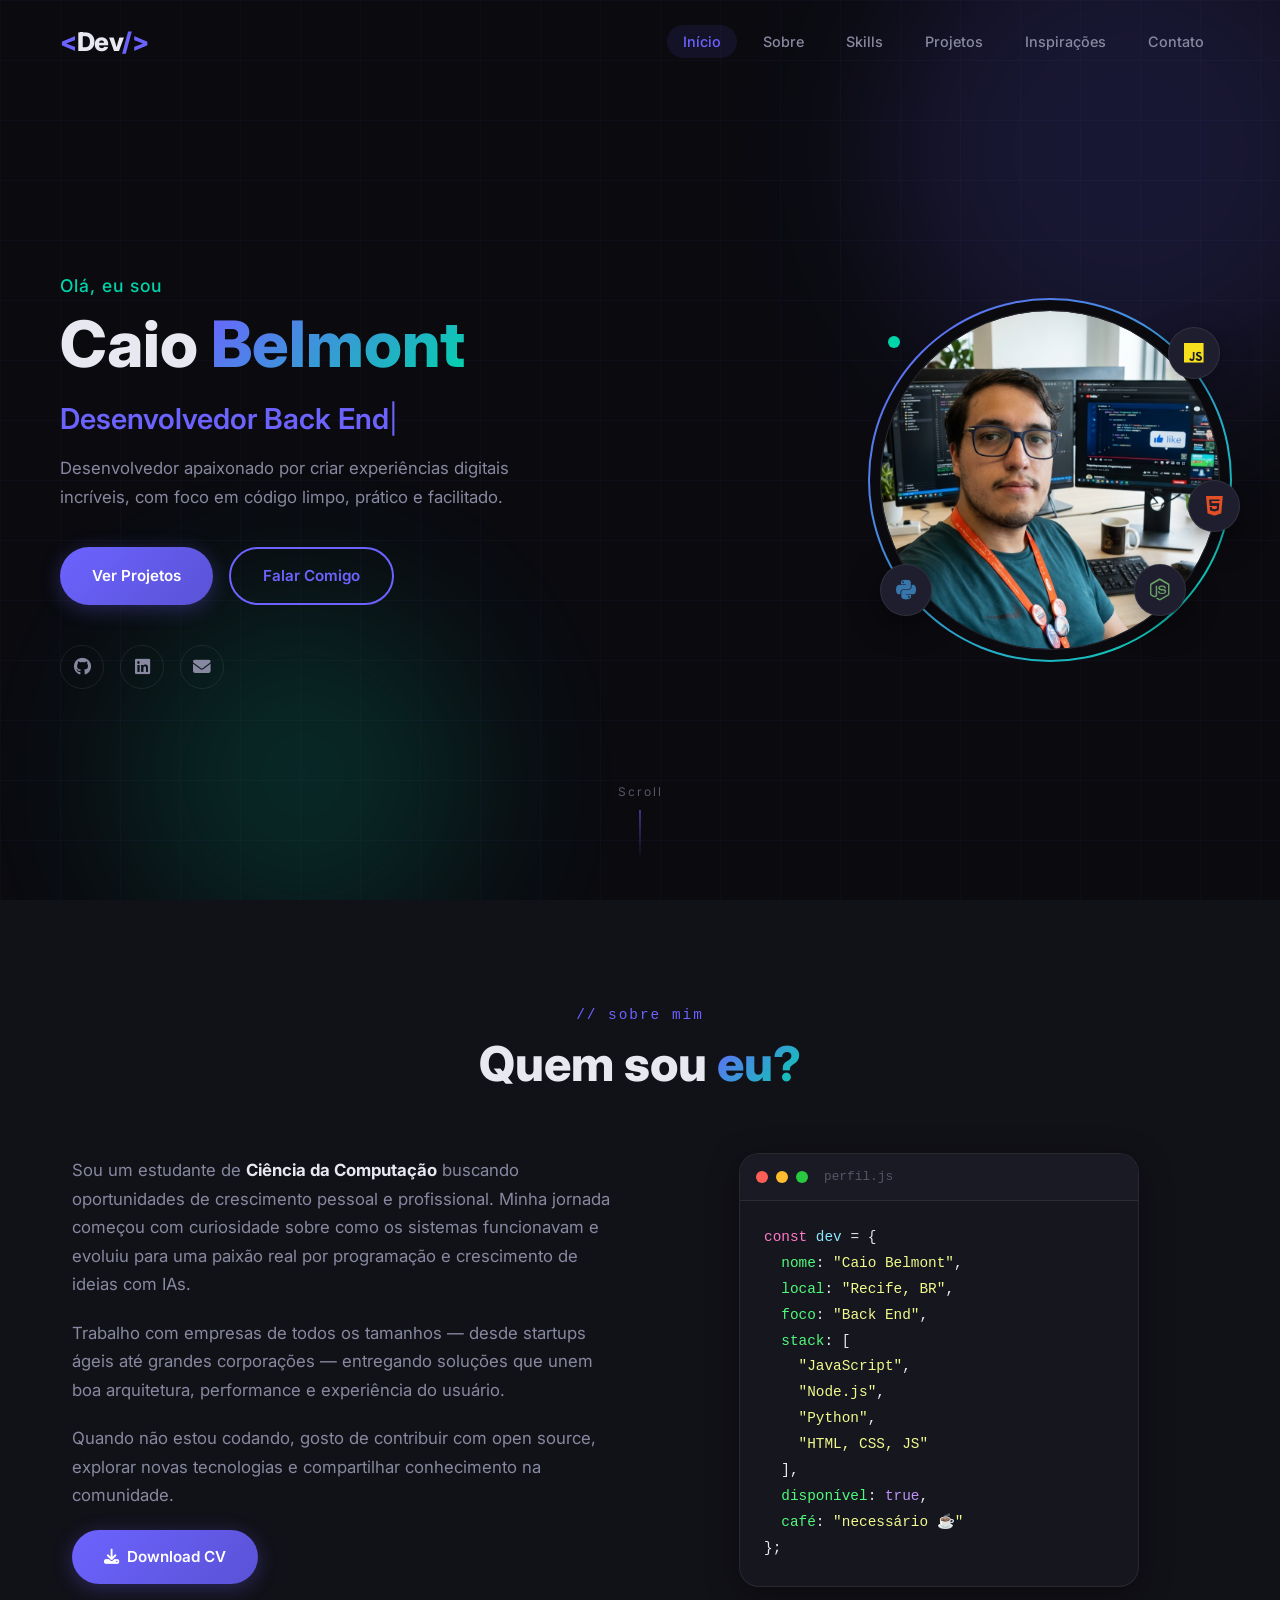
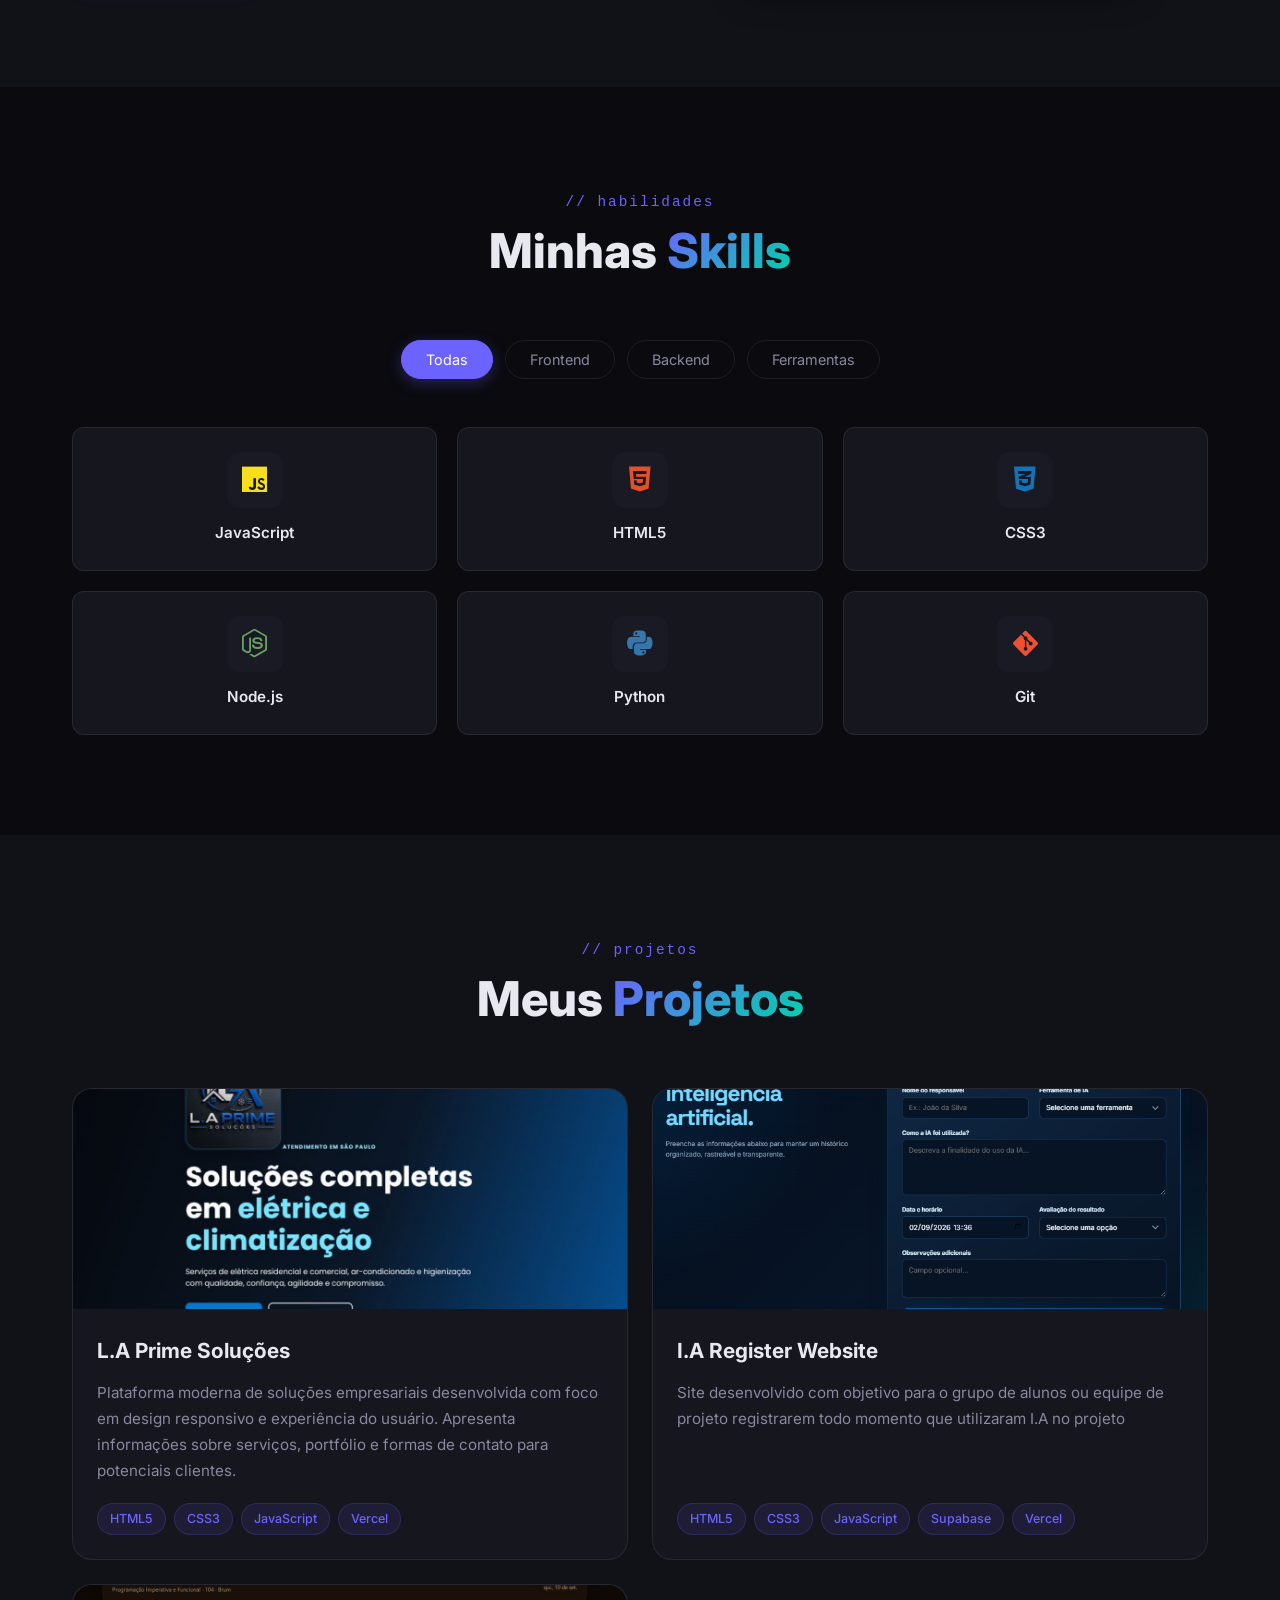
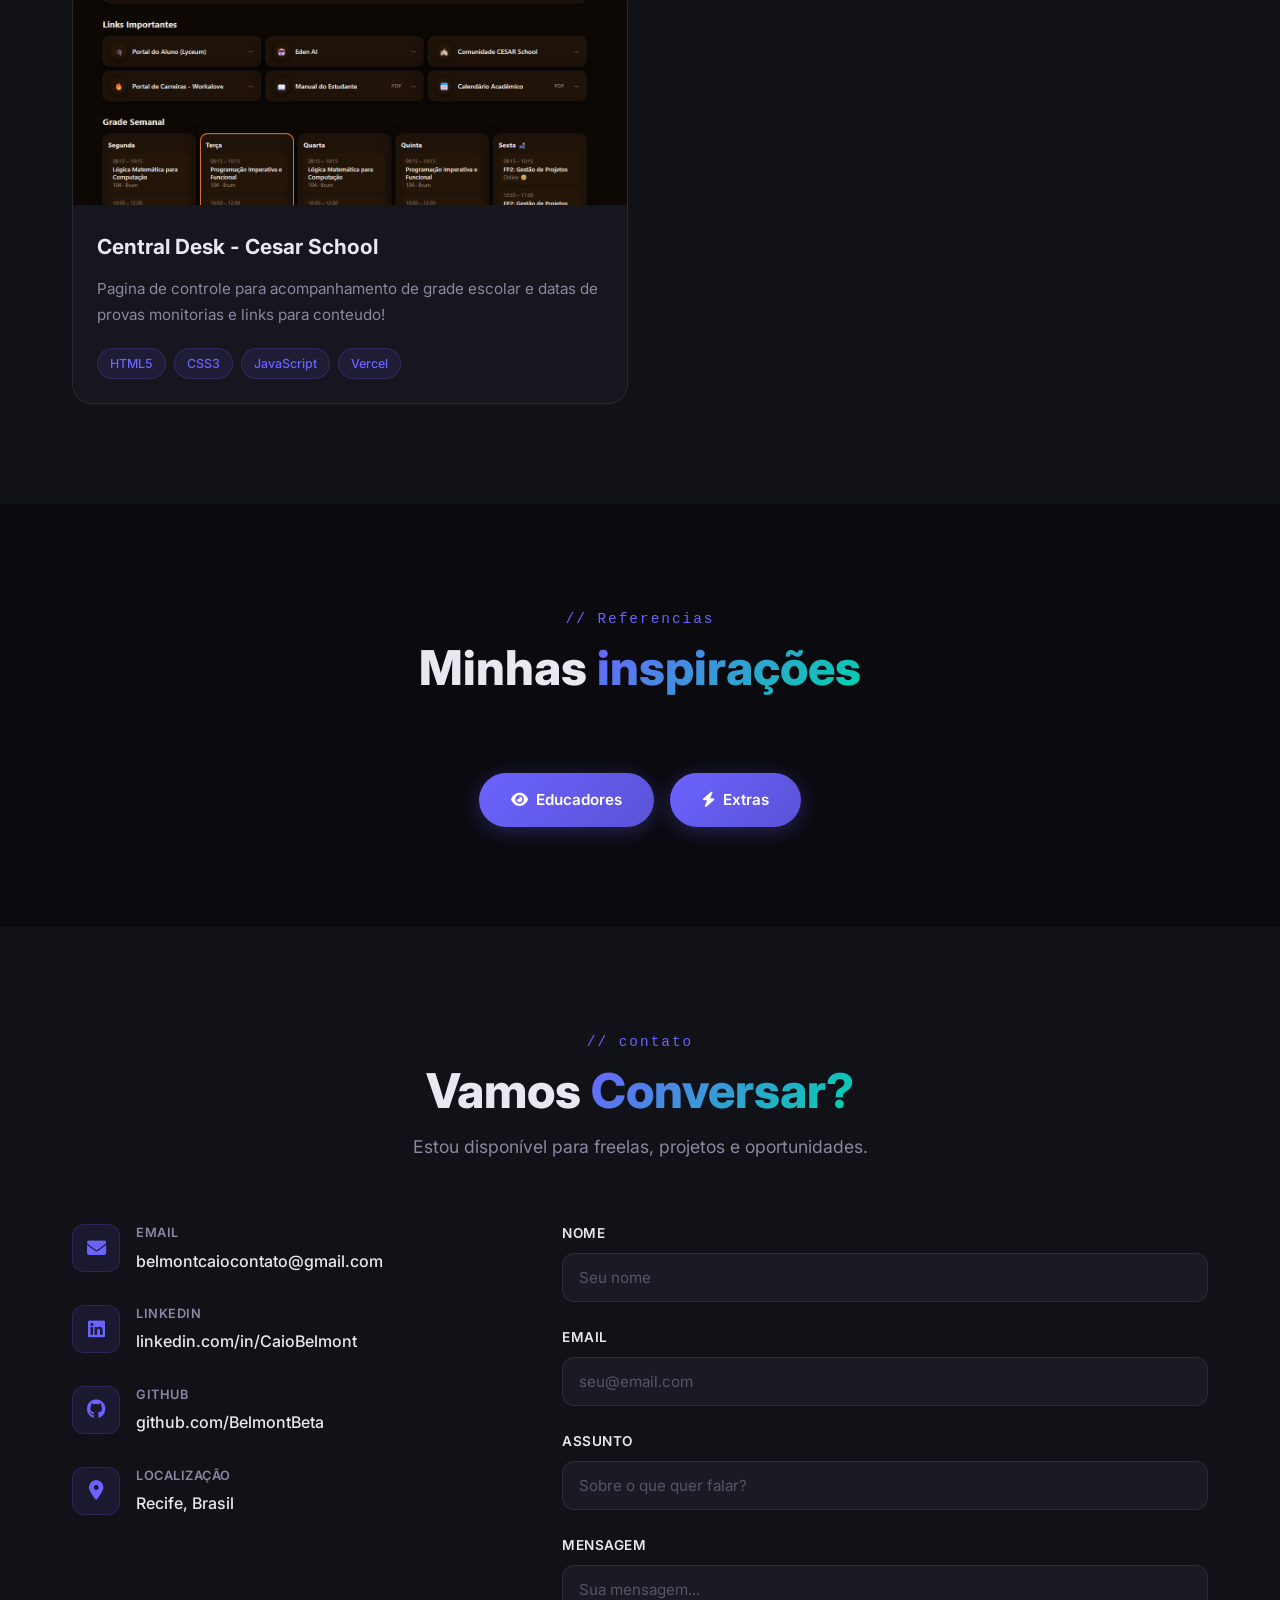
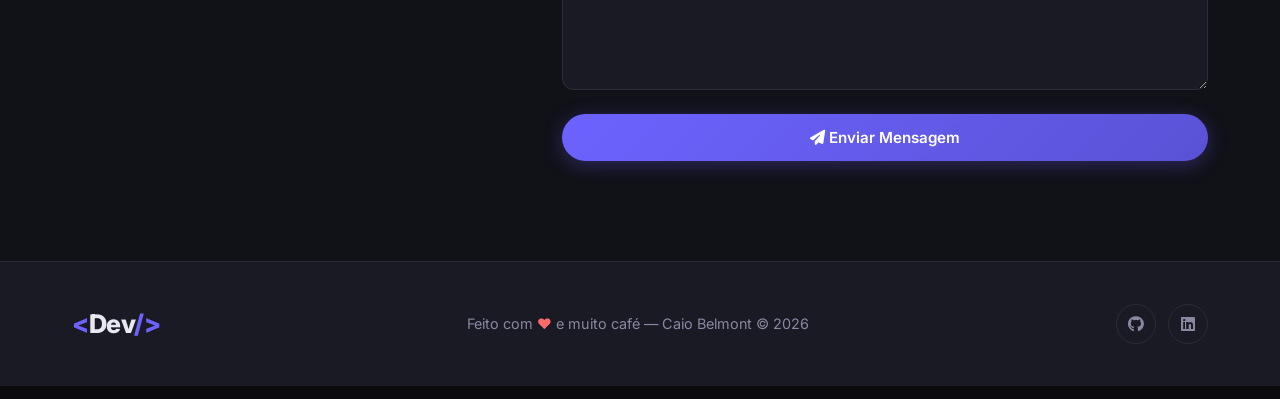
<file: index.html>
<!DOCTYPE html>
<html lang="pt-BR">
<head>
  <meta charset="UTF-8" />
  <meta name="viewport" content="width=device-width, initial-scale=1.0" />
  <title>Portfólio | Caio Belmont</title>

  <link rel="stylesheet" href="/css/style.css" />
  <link href="https://fonts.googleapis.com/css2?family=Inter:wght@300;400;500;600;700;800&display=swap" rel="stylesheet" />
  <link rel="stylesheet" href="https://cdnjs.cloudflare.com/ajax/libs/font-awesome/6.5.0/css/all.min.css" />

  <!-- FAVICON -->
  <link rel="icon" type="image/png" href="/assets/img/favicon.png" />
  <link rel="shortcut icon" type="image/png" href="/assets/img/favicon.png" />
  <link rel="apple-touch-icon" href="/assets/img/favicon.png" />
</head>
<body>

  <!-- NAVBAR -->
  <nav class="navbar" id="navbar">
    <div class="nav-logo">
      <span class="logo-bracket"><</span>Dev<span class="logo-bracket">/></span>
    </div>
    <ul class="nav-links" id="nav-links">
      <li><a href="#home" class="nav-link active">Início</a></li>
      <li><a href="#about" class="nav-link">Sobre</a></li>
      <li><a href="#skills" class="nav-link">Skills</a></li>
      <li><a href="#projects" class="nav-link">Projetos</a></li>
      <li><a href="#inspirations" class="nav-link">Inspirações</a></li>
      <li><a href="#contact" class="nav-link">Contato</a></li>
    </ul>
    <button class="hamburger" id="hamburger" aria-label="Menu">
      <span></span><span></span><span></span>
    </button>
  </nav>

  <!-- HERO -->
  <section class="hero" id="home">
    <div class="hero-bg">
      <div class="grid-overlay"></div>
      <div class="blob blob-1"></div>
      <div class="blob blob-2"></div>
    </div>
    <div class="hero-content">
      <p class="hero-greeting">Olá, eu sou</p>
      <h1 class="hero-name">Caio <span class="highlight">Belmont</span></h1>
      <h2 class="hero-title">
        <span class="typed-text" id="typed"></span><span class="cursor">|</span>
      </h2>
      <p class="hero-description">
        Desenvolvedor apaixonado por criar experiências digitais incríveis,
        com foco em código limpo, prático e facilitado.
      </p>
      <div class="hero-buttons">
        <a href="#projects" class="btn btn-primary">Ver Projetos</a>
        <a href="#contact" class="btn btn-outline">Falar Comigo</a>
      </div>
      <div class="hero-socials">
        <a href="https://github.com/BelmontBeta" class="social-link" aria-label="GitHub" target="_blank"><i class="fab fa-github"></i></a>
        <a href="https://www.linkedin.com/in/caio-belmont-29b6191aa/" class="social-link" aria-label="LinkedIn" target="_blank"><i class="fab fa-linkedin"></i></a>
        <a href="mailto:belmontcaiocontato@gmail.com" class="social-link" aria-label="Email" target="_blank"><i class="fas fa-envelope"></i></a>
      </div>
    </div>
    <div class="hero-image">
      <div class="avatar-wrapper">
        <div class="avatar-ring"></div>
        <div class="avatar-placeholder">
          <img
            src="/assets/img/logo.png"
            alt="Foto de Caio Belmont"
            id="avatar-img"
            onerror="this.style.display='none'; document.getElementById('avatar-initials').style.display='flex';"
          />
          <div id="avatar-initials" class="avatar-initials" style="display:none;">CB</div>
        </div>
        <div class="floating-badge badge-1"><i class="fab fa-js"></i></div>
        <div class="floating-badge badge-2"><i class="fab fa-html5"></i></div>
        <div class="floating-badge badge-3"><i class="fab fa-node-js"></i></div>
        <div class="floating-badge badge-4"><i class="fab fa-python"></i></div>
      </div>
    </div>
    <div class="scroll-indicator">
      <span>Scroll</span>
      <div class="scroll-line"></div>
    </div>
  </section>

  <!-- ABOUT -->
  <section class="about section" id="about">
    <div class="container">
      <div class="section-header">
        <span class="section-tag">// sobre mim</span>
        <h2 class="section-title">Quem sou <span class="highlight">eu?</span></h2>
      </div>
      <div class="about-grid">
        <div class="about-text">
          <p>
            Sou um estudante de <strong>Ciência da Computação</strong> buscando oportunidades de crescimento pessoal e profissional. 
            Minha jornada começou com curiosidade sobre como os sistemas funcionavam e evoluiu para uma paixão real por programação e crescimento de ideias com IAs.
          </p>
          <p>
            Trabalho com empresas de todos os tamanhos — desde startups ágeis até grandes
            corporações — entregando soluções que unem boa arquitetura, performance e
            experiência do usuário.
          </p>
          <p>
            Quando não estou codando, gosto de contribuir com open source, explorar novas
            tecnologias e compartilhar conhecimento na comunidade.
          </p>
          <!-- Estatísticas comentadas por enquanto até eu ter coisas boas
          <div class="about-stats">
            <div class="stat">
              <span class="stat-number" data-target="5">0</span><span>+</span>
              <span class="stat-label">Projetos</span>
            </div>
            <div class="stat">
              <span class="stat-number" data-target="1">0</span><span>+</span>
              <span class="stat-label">Anos Exp.</span>
            </div>
            <div class="stat">
              <span class="stat-number" data-target="30">0</span><span>+</span>
              <span class="stat-label">Clientes</span>
            </div>
          </div>
          -->
          <a href="assets/cv/Caio_Henrique_De_Sena_Belmont.pdf" class="btn btn-primary" download>
            <i class="fas fa-download"></i> Download CV
          </a>
        </div>
        <div class="about-card-wrapper">
          <div class="about-card">
            <div class="card-header">
              <span class="card-dot red"></span>
              <span class="card-dot yellow"></span>
              <span class="card-dot green"></span>
              <span class="card-file">perfil.js</span>
            </div>
            <div class="card-body">
<pre><code><span class="code-keyword">const</span> <span class="code-var">dev</span> = {
  <span class="code-prop">nome</span>: <span class="code-string">"Caio Belmont"</span>,
  <span class="code-prop">local</span>: <span class="code-string">"Recife, BR"</span>,
  <span class="code-prop">foco</span>: <span class="code-string">"Back End"</span>,
  <span class="code-prop">stack</span>: [
    <span class="code-string">"JavaScript"</span>,
    <span class="code-string">"Node.js"</span>,
    <span class="code-string">"Python"</span>,
    <span class="code-string">"HTML, CSS, JS"</span>
  ],
  <span class="code-prop">disponível</span>: <span class="code-bool">true</span>,
  <span class="code-prop">café</span>: <span class="code-string">"necessário ☕"</span>
};</code></pre>
            </div>
          </div>
        </div>
      </div>
    </div>
  </section>

  <!-- SKILLS -->
  <section class="skills section" id="skills">
    <div class="container">
      <div class="section-header">
        <span class="section-tag">// habilidades</span>
        <h2 class="section-title">Minhas <span class="highlight">Skills</span></h2>
      </div>
      <div class="skills-categories">
        <button class="skill-filter active" data-filter="all">Todas</button>
        <button class="skill-filter" data-filter="frontend">Frontend</button>
        <button class="skill-filter" data-filter="backend">Backend</button>
        <button class="skill-filter" data-filter="tools">Ferramentas</button>
      </div>
      <div class="skills-grid" id="skills-grid">

        <div class="skill-card" data-category="frontend">
          <div class="skill-icon" style="--icon-color: #f7df1e"><i class="fab fa-js"></i></div>
          <span class="skill-name">JavaScript</span>
        </div>

        <div class="skill-card" data-category="frontend">
          <div class="skill-icon" style="--icon-color: #e34f26"><i class="fab fa-html5"></i></div>
          <span class="skill-name">HTML5</span>
        </div>

        <div class="skill-card" data-category="frontend">
          <div class="skill-icon" style="--icon-color: #1572b6"><i class="fab fa-css3-alt"></i></div>
          <span class="skill-name">CSS3</span>
        </div>

        <div class="skill-card" data-category="backend">
          <div class="skill-icon" style="--icon-color: #68a063"><i class="fab fa-node-js"></i></div>
          <span class="skill-name">Node.js</span>
        </div>

        <div class="skill-card" data-category="backend">
          <div class="skill-icon" style="--icon-color: #3776ab"><i class="fab fa-python"></i></div>
          <span class="skill-name">Python</span>
        </div>

        <div class="skill-card" data-category="tools">
          <div class="skill-icon" style="--icon-color: #f05032"><i class="fab fa-git-alt"></i></div>
          <span class="skill-name">Git</span>
        </div>

      </div>
    </div>
  </section>

  <!-- PROJECTS -->
  <section class="projects section" id="projects">
    <div class="container">
      <div class="section-header">
        <span class="section-tag">// projetos</span>
        <h2 class="section-title">Meus <span class="highlight">Projetos</span></h2>
      </div>

      <div class="projects-grid">
        
        <!-- Projeto: L.A Prime Soluções -->
        <div class="project-card">
          <div class="project-image">
            <img src="/assets/servicos/laprime.png" alt="L.A Prime Soluções" />
            <div class="project-overlay">
              <a href="https://laprimesolucoes.vercel.app/index.html" target="_blank" class="project-btn">
                <i class="fas fa-external-link-alt"></i> Ver Projeto
              </a>
            </div>
          </div>
          <div class="project-content">
            <h3 class="project-title">L.A Prime Soluções</h3>
            <p class="project-description">
              Plataforma moderna de soluções empresariais desenvolvida com foco em design responsivo e experiência do usuário. Apresenta informações sobre serviços, portfólio e formas de contato para potenciais clientes.
            </p>
            <div class="project-tags">
              <span class="project-tag">HTML5</span>
              <span class="project-tag">CSS3</span>
              <span class="project-tag">JavaScript</span>
              <span class="project-tag">Vercel</span>
            </div>
          </div>
        </div>

         <!-- Projeto: I.A Register Website -->
        <div class="project-card">
          <div class="project-image">
            <img src="/assets/servicos/registros-ia.png" alt="I.A Register Website" />
            <div class="project-overlay">
              <a href="https://ia-formulario-xi.vercel.app/dados.html" target="_blank" class="project-btn">
                <i class="fas fa-external-link-alt"></i> Ver Projeto
              </a>
            </div>
          </div>
          <div class="project-content">
            <h3 class="project-title">I.A Register Website</h3>
            <p class="project-description">
            Site desenvolvido com objetivo para o grupo de alunos ou equipe de projeto registrarem todo momento que utilizaram I.A no projeto
            </p>
            <div class="project-tags">
              <span class="project-tag">HTML5</span>
              <span class="project-tag">CSS3</span>
              <span class="project-tag">JavaScript</span>
              <span class="project-tag">Supabase</span>
              <span class="project-tag">Vercel</span>
            </div>
          </div>
        </div>

        <!-- Central Desk Cesar School -->
        <div class="project-card">
          <div class="project-image">
            <img src="/assets/servicos/centraldesk.png" alt="Central Desk Cesar School" />
            <div class="project-overlay">
              <a href="https://centraldesk-cesar.vercel.app" target="_blank" class="project-btn">
                <i class="fas fa-external-link-alt"></i> Ver Projeto
              </a>
            </div>
          </div>
          <div class="project-content">
            <h3 class="project-title">Central Desk - Cesar School</h3>
            <p class="project-description">
              Pagina de controle para acompanhamento de grade escolar e datas de provas monitorias e links para conteudo!
            </p>
            <div class="project-tags">
              <span class="project-tag">HTML5</span>
              <span class="project-tag">CSS3</span>
              <span class="project-tag">JavaScript</span>
              <span class="project-tag">Vercel</span>
            </div>
          </div>
        </div>

      </div>

    </div>
  </section>

    <!-- INSPIRAÇÕES -->
  <section class="inspirations section" id="inspirations">
    <div class="container">
      <div class="section-header">
        <span class="section-tag">// Referencias</span>
        <h2 class="section-title">Minhas <span class="highlight">inspirações</span></h2>
      </div>
      <div class="inspirations-buttons">
        <a href="/paginas/professores.html" class="btn btn-secondary">
          <i class="fa-solid fa-eye"></i> Educadores
        </a>
        <a href="/paginas/Extras.html" class="btn btn-secondary">
          <i class="fa-solid fa-bolt"></i> Extras
        </a>
      </div>
    </div>
  </section>

  <!-- CONTACT -->
  <section class="contact section" id="contact">
    <div class="container">
      <div class="section-header">
        <span class="section-tag">// contato</span>
        <h2 class="section-title">Vamos <span class="highlight">Conversar?</span></h2>
        <p class="section-subtitle">Estou disponível para freelas, projetos e oportunidades.</p>
      </div>
      <div class="contact-grid">
        <div class="contact-info">
          <div class="contact-item">
            <div class="contact-icon"><i class="fas fa-envelope"></i></div>
            <div>
              <span class="contact-label">Email</span>
              <a href="mailto:belmontcaiocontato@gmail.com" class="contact-value">belmontcaiocontato@gmail.com</a>
            </div>
          </div>
          <div class="contact-item">
            <div class="contact-icon"><i class="fab fa-linkedin"></i></div>
            <div>
              <span class="contact-label">LinkedIn</span>
              <a href="https://www.linkedin.com/in/caio-belmont-29b6191aa/" class="contact-value">linkedin.com/in/CaioBelmont</a>
            </div>
          </div>
          <div class="contact-item">
            <div class="contact-icon"><i class="fab fa-github"></i></div>
            <div>
              <span class="contact-label">GitHub</span>
              <a href="https://github.com/BelmontBeta" class="contact-value">github.com/BelmontBeta</a>
            </div>
          </div>
          <div class="contact-item">
            <div class="contact-icon"><i class="fas fa-map-marker-alt"></i></div>
            <div>
              <span class="contact-label">Localização</span>
              <span class="contact-value">Recife, Brasil</span>
            </div>
          </div>
        </div>

        <form
          class="contact-form"
          id="contact-form"
          action="https://formsubmit.co/belmontcaiocontato@gmail.com"
          method="POST"
        >
          <input type="hidden" name="_subject" value="Novo contato pelo portfólio!" />
          <input type="hidden" name="_captcha" value="false" />
          <input type="hidden" name="_template" value="table" />

          <div class="form-group">
            <label for="name">Nome</label>
            <input type="text" id="name" name="name" placeholder="Seu nome" required />
          </div>
          <div class="form-group">
            <label for="email">Email</label>
            <input type="email" id="email" name="email" placeholder="seu@email.com" required />
          </div>
          <div class="form-group">
            <label for="subject">Assunto</label>
            <input type="text" id="subject" name="subject" placeholder="Sobre o que quer falar?" required />
          </div>
          <div class="form-group">
            <label for="message">Mensagem</label>
            <textarea id="message" name="message" rows="5" placeholder="Sua mensagem..." required></textarea>
          </div>
          <button type="submit" class="btn btn-primary btn-full" id="submit-btn">
            <span id="btn-text"><i class="fas fa-paper-plane"></i> Enviar Mensagem</span>
            <span id="btn-loading" style="display:none"><i class="fas fa-spinner fa-spin"></i> Enviando...</span>
          </button>
          <div class="form-success" id="form-success">
            <i class="fas fa-check-circle"></i> Mensagem enviada com sucesso!
          </div>
        </form>
      </div>
    </div>
  </section>

  <!-- FOOTER -->
  <footer class="footer">
    <div class="container">
      <div class="footer-content">
        <div class="nav-logo">
          <span class="logo-bracket"><</span>Dev<span class="logo-bracket">/></span>
        </div>
        <p>Feito com <span class="heart">♥</span> e muito café — Caio Belmont © 2026</p>
        <div class="footer-socials">
          <a href="https://github.com/BelmontBeta" aria-label="GitHub" target="_blank"><i class="fab fa-github"></i></a>
          <a href="https://www.linkedin.com/in/caio-belmont-29b6191aa/" aria-label="LinkedIn" target="_blank"><i class="fab fa-linkedin"></i></a>
        </div>
      </div>
    </div>
  </footer>

  <button class="scroll-top" id="scroll-top" aria-label="Voltar ao topo">
    <i class="fas fa-chevron-up"></i>
  </button>

  <script src="/sistemas/script.js"></script>
</body>
</html>
</file>
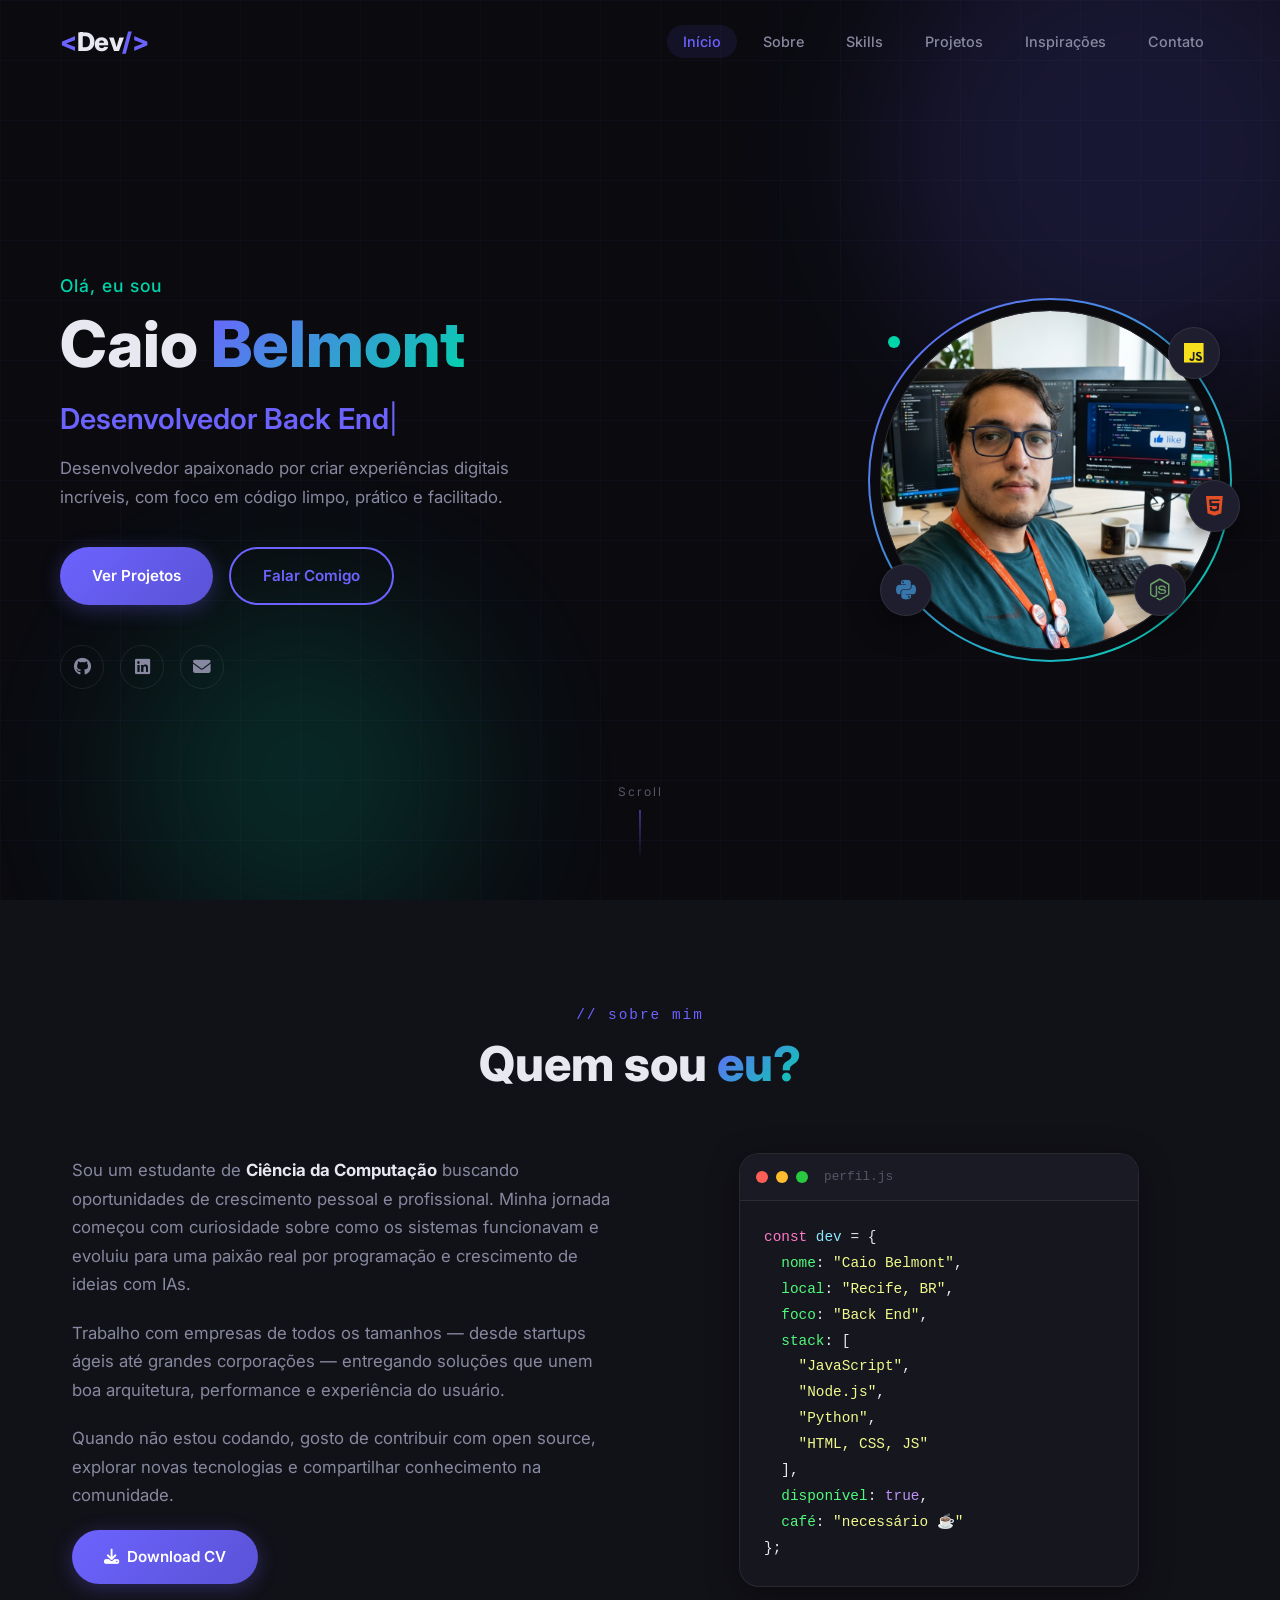
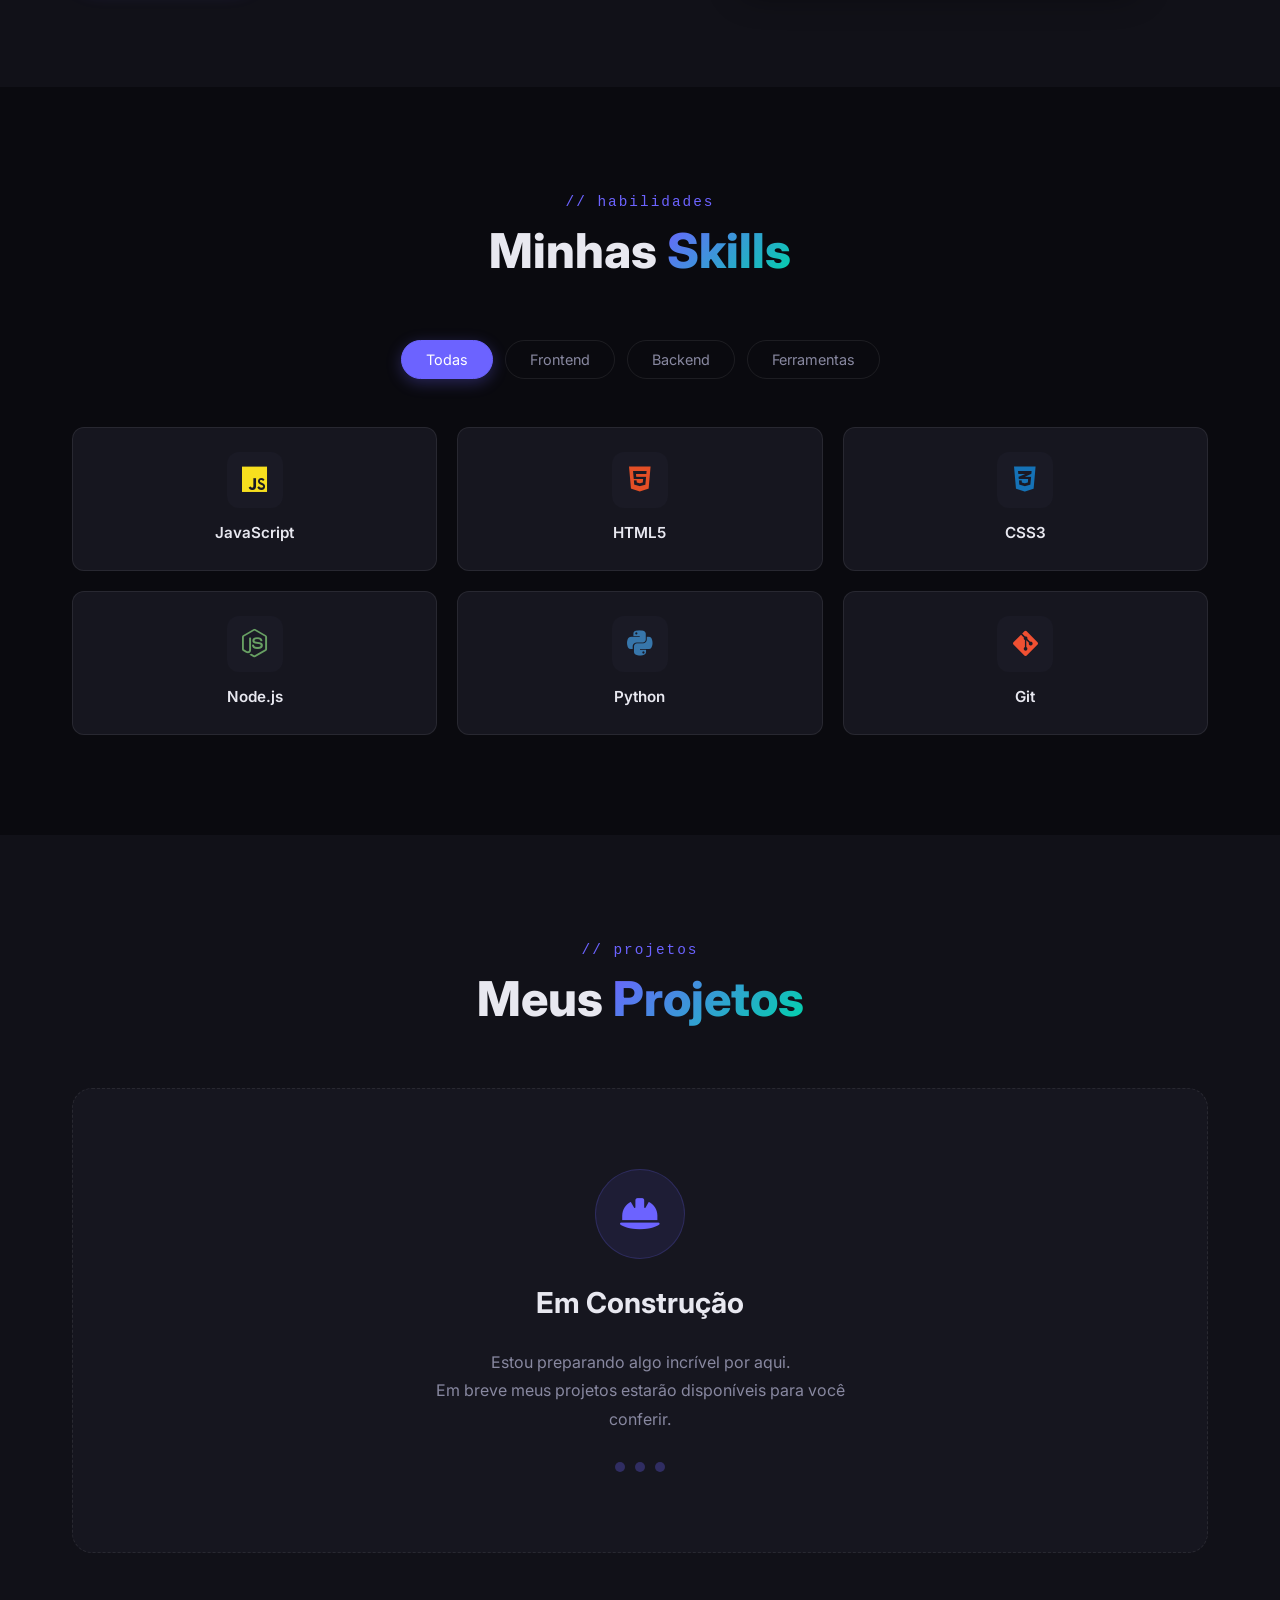
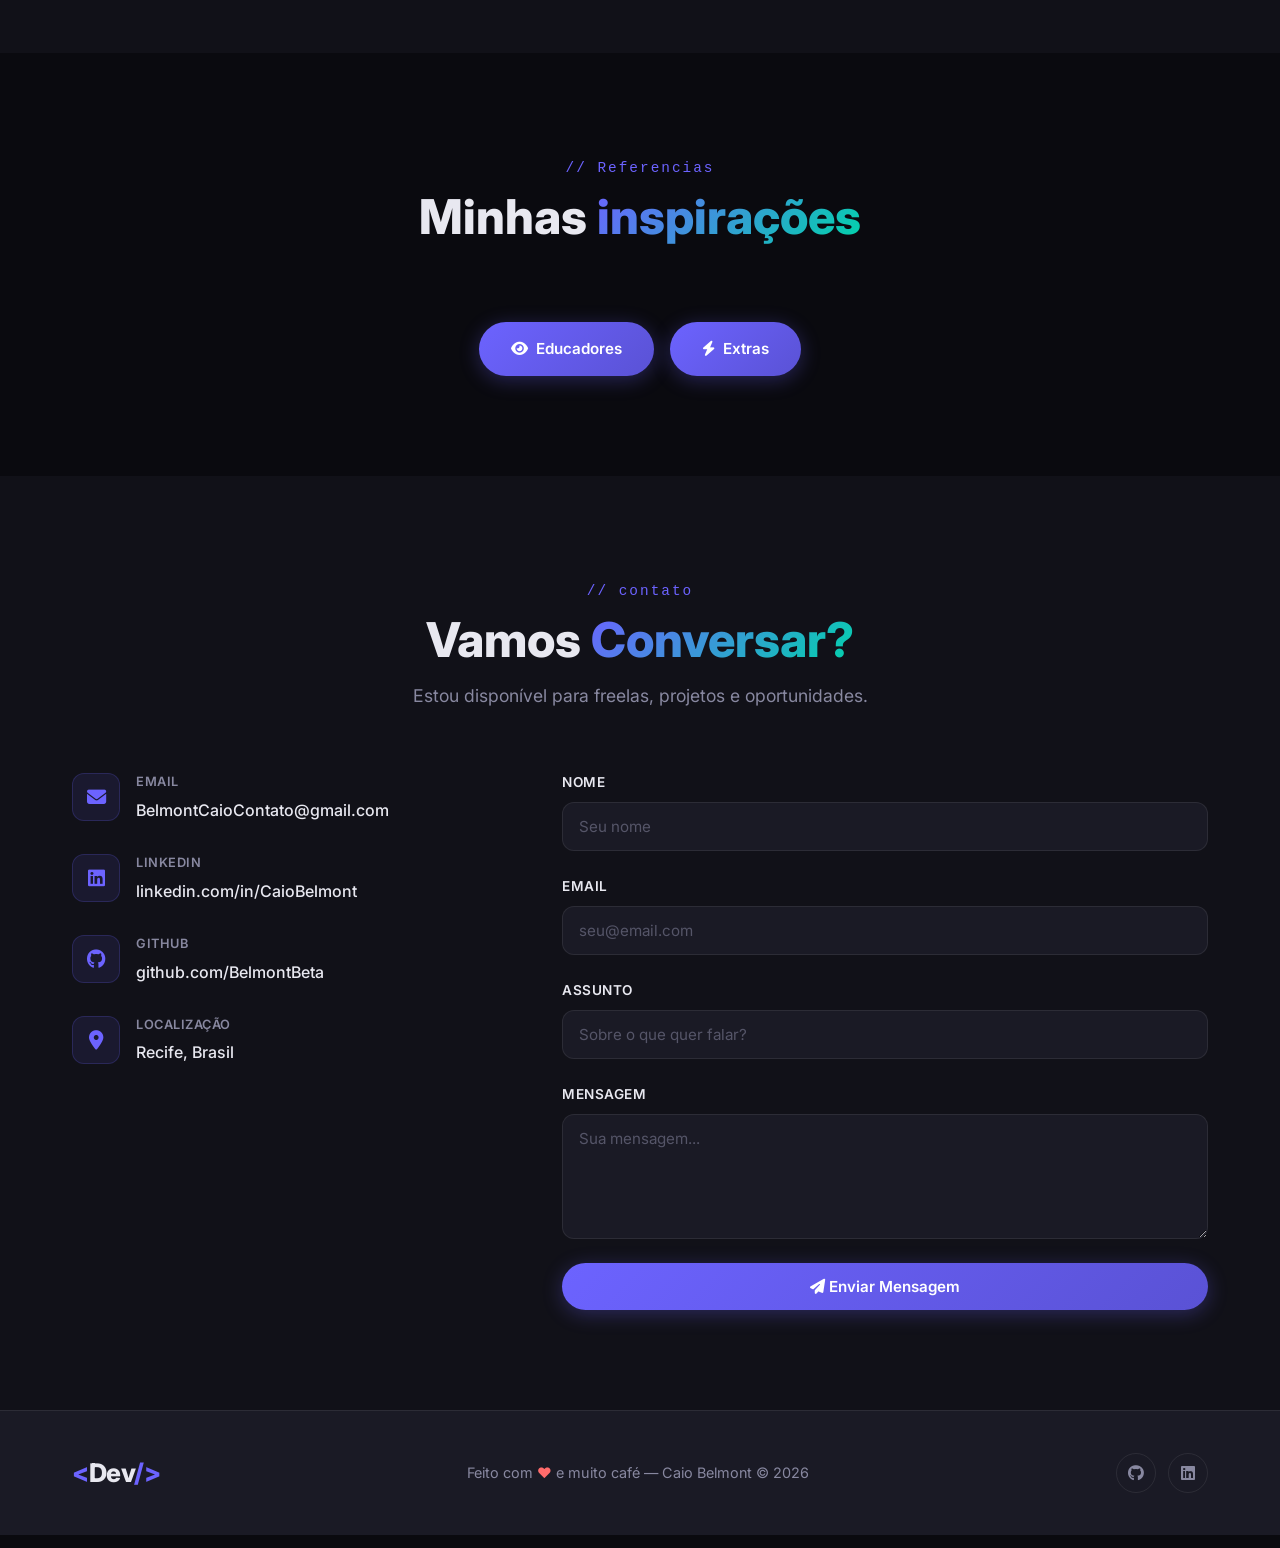
<file: paginas/index.html>
<!DOCTYPE html>
<html lang="pt-BR">
<head>
  <meta charset="UTF-8" />
  <meta name="viewport" content="width=device-width, initial-scale=1.0" />
  <title>Portfólio | Caio Belmont</title>

  <link rel="stylesheet" href="/css/style.css" />
  <link href="https://fonts.googleapis.com/css2?family=Inter:wght@300;400;500;600;700;800&display=swap" rel="stylesheet" />
  <link rel="stylesheet" href="https://cdnjs.cloudflare.com/ajax/libs/font-awesome/6.5.0/css/all.min.css" />

  <!-- FAVICON -->
  <link rel="icon" type="image/png" href="/assets/img/favicon.png" />
  <link rel="shortcut icon" type="image/png" href="/assets/img/favicon.png" />
  <link rel="apple-touch-icon" href="/assets/img/favicon.png" />
</head>
<body>

  <!-- NAVBAR -->
  <nav class="navbar" id="navbar">
    <div class="nav-logo">
      <span class="logo-bracket"><</span>Dev<span class="logo-bracket">/></span>
    </div>
    <ul class="nav-links" id="nav-links">
      <li><a href="#home" class="nav-link active">Início</a></li>
      <li><a href="#about" class="nav-link">Sobre</a></li>
      <li><a href="#skills" class="nav-link">Skills</a></li>
      <li><a href="#projects" class="nav-link">Projetos</a></li>
      <li><a href="#inspirations" class="nav-link">Inspirações</a></li>
      <li><a href="#contact" class="nav-link">Contato</a></li>
    </ul>
    <button class="hamburger" id="hamburger" aria-label="Menu">
      <span></span><span></span><span></span>
    </button>
  </nav>

  <!-- HERO -->
  <section class="hero" id="home">
    <div class="hero-bg">
      <div class="grid-overlay"></div>
      <div class="blob blob-1"></div>
      <div class="blob blob-2"></div>
    </div>
    <div class="hero-content">
      <p class="hero-greeting">Olá, eu sou</p>
      <h1 class="hero-name">Caio <span class="highlight">Belmont</span></h1>
      <h2 class="hero-title">
        <span class="typed-text" id="typed"></span><span class="cursor">|</span>
      </h2>
      <p class="hero-description">
        Desenvolvedor apaixonado por criar experiências digitais incríveis,
        com foco em código limpo, prático e facilitado.
      </p>
      <div class="hero-buttons">
        <a href="#projects" class="btn btn-primary">Ver Projetos</a>
        <a href="#contact" class="btn btn-outline">Falar Comigo</a>
      </div>
      <div class="hero-socials">
        <a href="https://github.com/BelmontBeta" class="social-link" aria-label="GitHub" target="_blank"><i class="fab fa-github"></i></a>
        <a href="https://www.linkedin.com/in/caio-belmont-29b6191aa/" class="social-link" aria-label="LinkedIn" target="_blank"><i class="fab fa-linkedin"></i></a>
        <a href="mailto:belmontcaiocontato@gmail.com" class="social-link" aria-label="Email" target="_blank"><i class="fas fa-envelope"></i></a>
      </div>
    </div>
    <div class="hero-image">
      <div class="avatar-wrapper">
        <div class="avatar-ring"></div>
        <div class="avatar-placeholder">
          <img
            src="/assets/img/logo.png"
            alt="Foto de Caio Belmont"
            id="avatar-img"
            onerror="this.style.display='none'; document.getElementById('avatar-initials').style.display='flex';"
          />
          <div id="avatar-initials" class="avatar-initials" style="display:none;">CB</div>
        </div>
        <div class="floating-badge badge-1"><i class="fab fa-js"></i></div>
        <div class="floating-badge badge-2"><i class="fab fa-html5"></i></div>
        <div class="floating-badge badge-3"><i class="fab fa-node-js"></i></div>
        <div class="floating-badge badge-4"><i class="fab fa-python"></i></div>
      </div>
    </div>
    <div class="scroll-indicator">
      <span>Scroll</span>
      <div class="scroll-line"></div>
    </div>
  </section>

  <!-- ABOUT -->
  <section class="about section" id="about">
    <div class="container">
      <div class="section-header">
        <span class="section-tag">// sobre mim</span>
        <h2 class="section-title">Quem sou <span class="highlight">eu?</span></h2>
      </div>
      <div class="about-grid">
        <div class="about-text">
          <p>
            Sou um estudante de <strong>Ciência da Computação</strong> buscando oportunidades de crescimento pessoal e profissional. 
            Minha jornada começou com curiosidade sobre como os sistemas funcionavam e evoluiu para uma paixão real por programação e crescimento de ideias com IAs.
          </p>
          <p>
            Trabalho com empresas de todos os tamanhos — desde startups ágeis até grandes
            corporações — entregando soluções que unem boa arquitetura, performance e
            experiência do usuário.
          </p>
          <p>
            Quando não estou codando, gosto de contribuir com open source, explorar novas
            tecnologias e compartilhar conhecimento na comunidade.
          </p>
          <!-- Estatísticas comentadas por enquanto até eu ter coisas boas
          <div class="about-stats">
            <div class="stat">
              <span class="stat-number" data-target="5">0</span><span>+</span>
              <span class="stat-label">Projetos</span>
            </div>
            <div class="stat">
              <span class="stat-number" data-target="1">0</span><span>+</span>
              <span class="stat-label">Anos Exp.</span>
            </div>
            <div class="stat">
              <span class="stat-number" data-target="30">0</span><span>+</span>
              <span class="stat-label">Clientes</span>
            </div>
          </div>
          -->
          <a href="assets/cv/Caio Henrique De Sena Belmont.pdf" class="btn btn-primary" download>
            <i class="fas fa-download"></i> Download CV
          </a>
        </div>
        <div class="about-card-wrapper">
          <div class="about-card">
            <div class="card-header">
              <span class="card-dot red"></span>
              <span class="card-dot yellow"></span>
              <span class="card-dot green"></span>
              <span class="card-file">perfil.js</span>
            </div>
            <div class="card-body">
<pre><code><span class="code-keyword">const</span> <span class="code-var">dev</span> = {
  <span class="code-prop">nome</span>: <span class="code-string">"Caio Belmont"</span>,
  <span class="code-prop">local</span>: <span class="code-string">"Recife, BR"</span>,
  <span class="code-prop">foco</span>: <span class="code-string">"Back End"</span>,
  <span class="code-prop">stack</span>: [
    <span class="code-string">"JavaScript"</span>,
    <span class="code-string">"Node.js"</span>,
    <span class="code-string">"Python"</span>,
    <span class="code-string">"HTML, CSS, JS"</span>
  ],
  <span class="code-prop">disponível</span>: <span class="code-bool">true</span>,
  <span class="code-prop">café</span>: <span class="code-string">"necessário ☕"</span>
};</code></pre>
            </div>
          </div>
        </div>
      </div>
    </div>
  </section>

  <!-- SKILLS -->
  <section class="skills section" id="skills">
    <div class="container">
      <div class="section-header">
        <span class="section-tag">// habilidades</span>
        <h2 class="section-title">Minhas <span class="highlight">Skills</span></h2>
      </div>
      <div class="skills-categories">
        <button class="skill-filter active" data-filter="all">Todas</button>
        <button class="skill-filter" data-filter="frontend">Frontend</button>
        <button class="skill-filter" data-filter="backend">Backend</button>
        <button class="skill-filter" data-filter="tools">Ferramentas</button>
      </div>
      <div class="skills-grid" id="skills-grid">

        <div class="skill-card" data-category="frontend">
          <div class="skill-icon" style="--icon-color: #f7df1e"><i class="fab fa-js"></i></div>
          <span class="skill-name">JavaScript</span>
        </div>

        <div class="skill-card" data-category="frontend">
          <div class="skill-icon" style="--icon-color: #e34f26"><i class="fab fa-html5"></i></div>
          <span class="skill-name">HTML5</span>
        </div>

        <div class="skill-card" data-category="frontend">
          <div class="skill-icon" style="--icon-color: #1572b6"><i class="fab fa-css3-alt"></i></div>
          <span class="skill-name">CSS3</span>
        </div>

        <div class="skill-card" data-category="backend">
          <div class="skill-icon" style="--icon-color: #68a063"><i class="fab fa-node-js"></i></div>
          <span class="skill-name">Node.js</span>
        </div>

        <div class="skill-card" data-category="backend">
          <div class="skill-icon" style="--icon-color: #3776ab"><i class="fab fa-python"></i></div>
          <span class="skill-name">Python</span>
        </div>

        <div class="skill-card" data-category="tools">
          <div class="skill-icon" style="--icon-color: #f05032"><i class="fab fa-git-alt"></i></div>
          <span class="skill-name">Git</span>
        </div>

      </div>
    </div>
  </section>

  <!-- PROJECTS -->
  <section class="projects section" id="projects">
    <div class="container">
      <div class="section-header">
        <span class="section-tag">// projetos</span>
        <h2 class="section-title">Meus <span class="highlight">Projetos</span></h2>
      </div>

      <!-- EM CONSTRUÇÃO -->
      <div class="under-construction">
        <div class="construction-icon">
          <i class="fas fa-hard-hat"></i>
        </div>
        <h3 class="construction-title">Em Construção</h3>
        <p class="construction-text">
          Estou preparando algo incrível por aqui.<br />
          Em breve meus projetos estarão disponíveis para você conferir.
        </p>
        <div class="construction-dots">
          <span></span><span></span><span></span>
        </div>
      </div>

      <!--
      =============================================
      PROJETOS — ADICIONAR DEPOIS
      =============================================

      <div class="projects-grid">
        NADA AINDA AQUI
      </div>

      =============================================
      FIM DOS PROJETOS
      =============================================
      -->

    </div>
  </section>

   <!-- INSPIRAÇÕES -->
  <section class="inspirations section" id="inspirations">
    <div class="container">
      <div class="section-header">
        <span class="section-tag">// Referencias</span>
        <h2 class="section-title">Minhas <span class="highlight">inspirações</span></h2>
      </div>
      <div class="inspirations-buttons">
        <a href="/paginas/professores.html" class="btn btn-secondary">
          <i class="fa-solid fa-eye"></i> Educadores
        </a>
        <a href="/paginas/Extras.html" class="btn btn-secondary">
          <i class="fa-solid fa-bolt"></i> Extras
        </a>
      </div>
    </div>
  </section>

  <!-- CONTACT -->
  <section class="contact section" id="contact">
    <div class="container">
      <div class="section-header">
        <span class="section-tag">// contato</span>
        <h2 class="section-title">Vamos <span class="highlight">Conversar?</span></h2>
        <p class="section-subtitle">Estou disponível para freelas, projetos e oportunidades.</p>
      </div>
      <div class="contact-grid">
        <div class="contact-info">
          <div class="contact-item">
            <div class="contact-icon"><i class="fas fa-envelope"></i></div>
            <div>
              <span class="contact-label">Email</span>
              <a href="mailto:belmontcaiocontato@gmail.com" class="contact-value">BelmontCaioContato@gmail.com</a>
            </div>
          </div>
          <div class="contact-item">
            <div class="contact-icon"><i class="fab fa-linkedin"></i></div>
            <div>
              <span class="contact-label">LinkedIn</span>
              <a href="https://www.linkedin.com/in/caio-belmont-29b6191aa/" class="contact-value">linkedin.com/in/CaioBelmont</a>
            </div>
          </div>
          <div class="contact-item">
            <div class="contact-icon"><i class="fab fa-github"></i></div>
            <div>
              <span class="contact-label">GitHub</span>
              <a href="https://github.com/BelmontBeta" class="contact-value">github.com/BelmontBeta</a>
            </div>
          </div>
          <div class="contact-item">
            <div class="contact-icon"><i class="fas fa-map-marker-alt"></i></div>
            <div>
              <span class="contact-label">Localização</span>
              <span class="contact-value">Recife, Brasil</span>
            </div>
          </div>
        </div>

        <form
          class="contact-form"
          id="contact-form"
          action="https://formsubmit.co/belmontcaiocontato@gmail.com"
          method="POST"
        >
          <input type="hidden" name="_subject" value="Novo contato pelo portfólio!" />
          <input type="hidden" name="_captcha" value="false" />
          <input type="hidden" name="_template" value="table" />

          <div class="form-group">
            <label for="name">Nome</label>
            <input type="text" id="name" name="name" placeholder="Seu nome" required />
          </div>
          <div class="form-group">
            <label for="email">Email</label>
            <input type="email" id="email" name="email" placeholder="seu@email.com" required />
          </div>
          <div class="form-group">
            <label for="subject">Assunto</label>
            <input type="text" id="subject" name="subject" placeholder="Sobre o que quer falar?" required />
          </div>
          <div class="form-group">
            <label for="message">Mensagem</label>
            <textarea id="message" name="message" rows="5" placeholder="Sua mensagem..." required></textarea>
          </div>
          <button type="submit" class="btn btn-primary btn-full" id="submit-btn">
            <span id="btn-text"><i class="fas fa-paper-plane"></i> Enviar Mensagem</span>
            <span id="btn-loading" style="display:none"><i class="fas fa-spinner fa-spin"></i> Enviando...</span>
          </button>
          <div class="form-success" id="form-success">
            <i class="fas fa-check-circle"></i> Mensagem enviada com sucesso!
          </div>
        </form>
      </div>
    </div>
  </section>

  <!-- FOOTER -->
  <footer class="footer">
    <div class="container">
      <div class="footer-content">
        <div class="nav-logo">
          <span class="logo-bracket"><</span>Dev<span class="logo-bracket">/></span>
        </div>
        <p>Feito com <span class="heart">♥</span> e muito café — Caio Belmont © 2026</p>
        <div class="footer-socials">
          <a href="https://github.com/BelmontBeta" aria-label="GitHub" target="_blank"><i class="fab fa-github"></i></a>
          <a href="https://www.linkedin.com/in/caio-belmont-29b6191aa/" aria-label="LinkedIn" target="_blank"><i class="fab fa-linkedin"></i></a>
        </div>
      </div>
    </div>
  </footer>

  <button class="scroll-top" id="scroll-top" aria-label="Voltar ao topo">
    <i class="fas fa-chevron-up"></i>
  </button>

  <script src="/sistemas/script.js"></script>
</body>
</html>
</file>
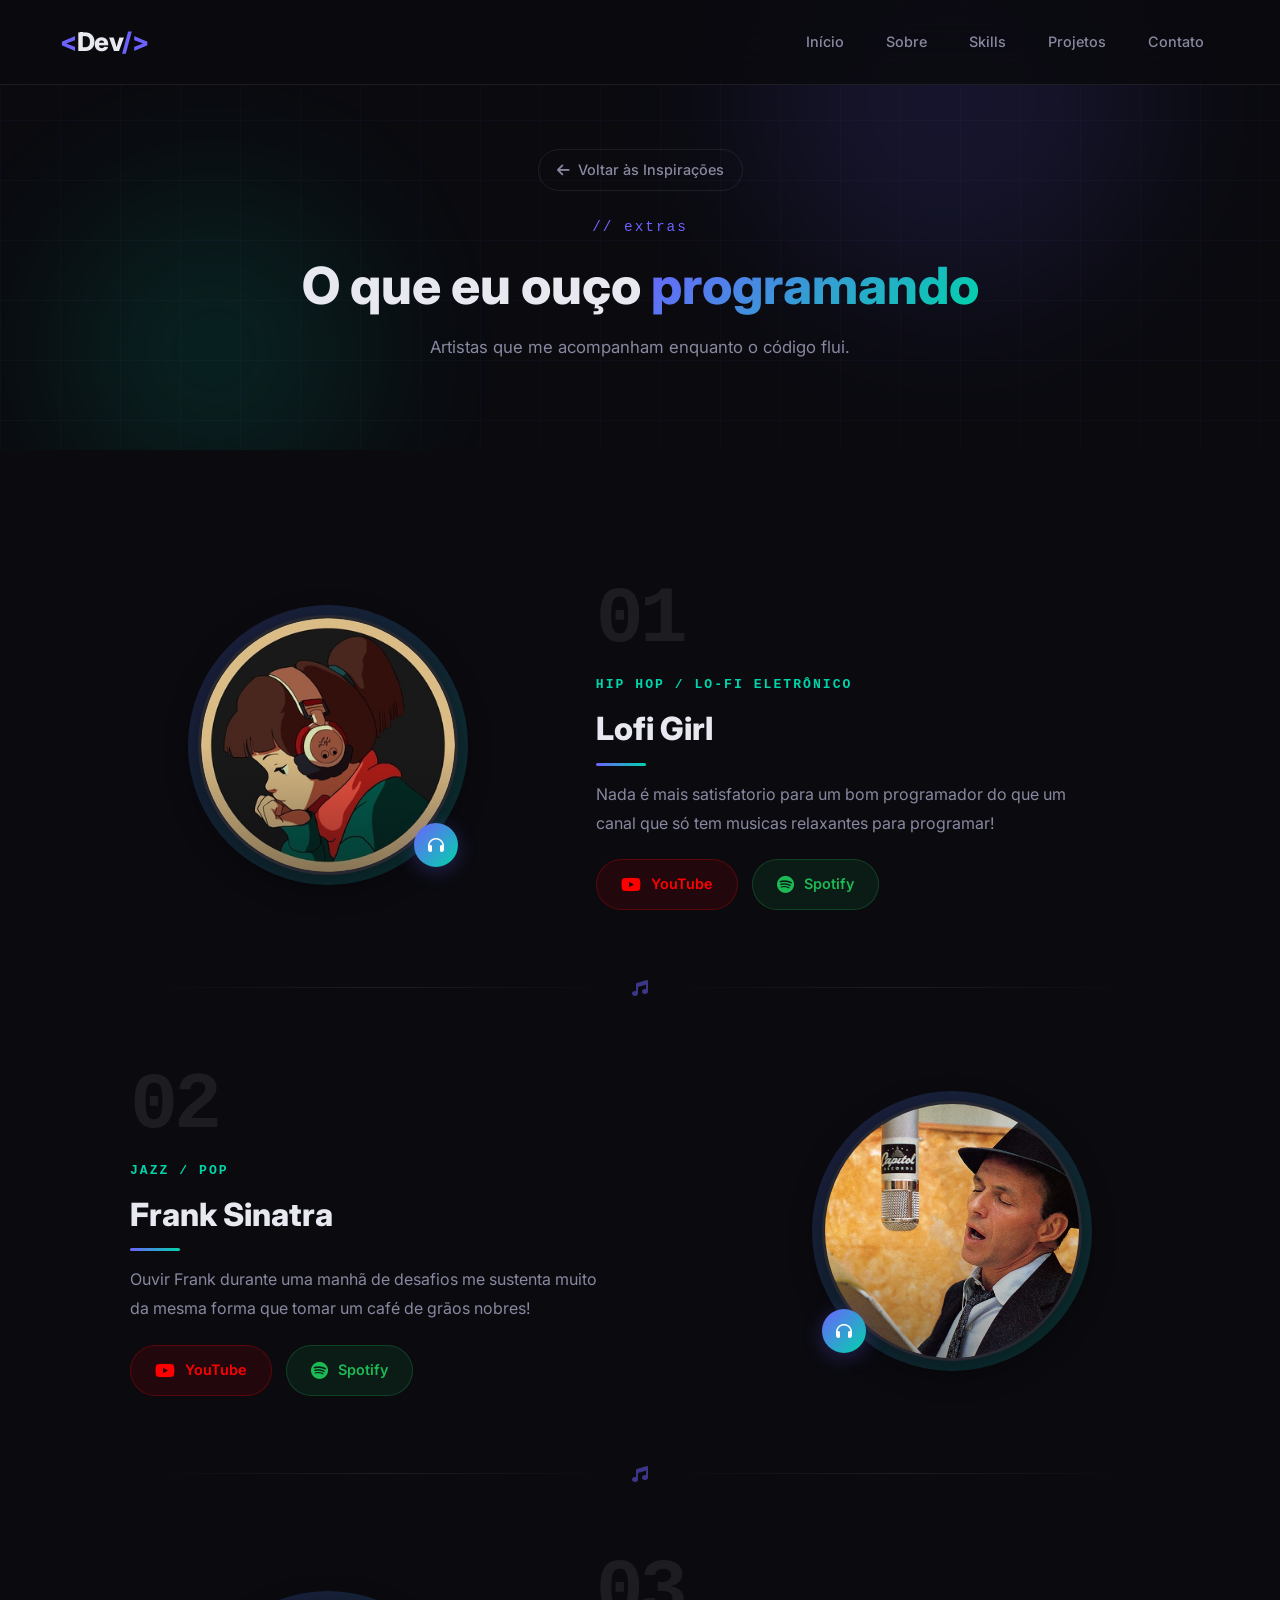
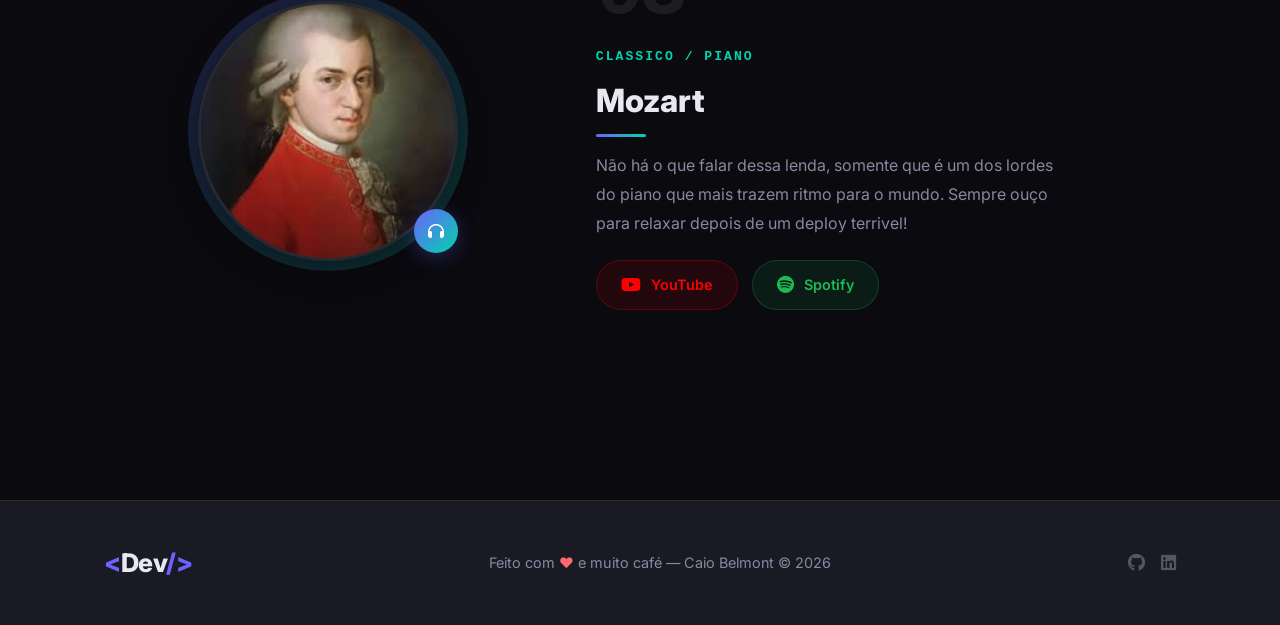
<file: paginas/Extras.html>
<!DOCTYPE html>
<html lang="pt-BR">
<head>
  <meta charset="UTF-8" />
  <meta name="viewport" content="width=device-width, initial-scale=1.0" />
  <title>Extras | Caio Belmont</title>

  <link rel="stylesheet" href="/css/extras.css" />
  <link href="https://fonts.googleapis.com/css2?family=Inter:wght@300;400;500;600;700;800&display=swap" rel="stylesheet" />
  <link rel="stylesheet" href="https://cdnjs.cloudflare.com/ajax/libs/font-awesome/6.5.0/css/all.min.css" />

  <link rel="icon" type="image/png" href="/assets/img/favicon.png" />
  <link rel="shortcut icon" type="image/png" href="/assets/img/favicon.png" />
  <link rel="apple-touch-icon" href="/assets/img/favicon.png" />
</head>
<body>

  <!-- NAVBAR -->
  <nav class="navbar" id="navbar">
    <div class="nav-logo">
      <a href="/index.html"><span class="logo-bracket"><</span>Dev<span class="logo-bracket">/></span></a>
    </div>
    <ul class="nav-links" id="nav-links">
      <li><a href="/index.html#home" class="nav-link">Início</a></li>
      <li><a href="/index.html#about" class="nav-link">Sobre</a></li>
      <li><a href="/index.html#skills" class="nav-link">Skills</a></li>
      <li><a href="/index.html#projects" class="nav-link">Projetos</a></li>
      <li><a href="/index.html#contact" class="nav-link">Contato</a></li>
    </ul>
    <button class="hamburger" id="hamburger" aria-label="Menu">
      <span></span><span></span><span></span>
    </button>
  </nav>

  <!-- PAGE HEADER -->
  <section class="page-header">
    <div class="page-header-bg">
      <div class="grid-overlay"></div>
      <div class="blob blob-1"></div>
      <div class="blob blob-2"></div>
    </div>
    <div class="page-header-content">
      <a href="/index.html" class="back-link">
        <i class="fas fa-arrow-left"></i> Voltar às Inspirações
      </a>
      <span class="section-tag">// extras</span>
      <h1 class="page-title">O que eu ouço <span class="highlight">programando</span></h1>
      <p class="page-subtitle">
        Artistas que me acompanham enquanto o código flui.
      </p>
    </div>
  </section>

  <!-- ARTISTAS -->
  <main class="artistas-wrapper">

    <!-- ARTISTA 1 — layout-left -->
    <article class="artista-card layout-left reveal">

      <div class="artista-photo-side">
        <div class="artista-photo-frame">
          <img
            src="/assets/img/artistas/lofigirl.png"
            alt="Nome do Artista"
            class="artista-photo"
            onerror="this.style.display='none'; this.nextElementSibling.style.display='flex';"
          />
          <div class="artista-photo-fallback">
            <i class="fas fa-music"></i>
          </div>
          <div class="artista-photo-overlay"></div>
        </div>
        <div class="artista-badge">
          <i class="fas fa-headphones"></i>
        </div>
      </div>

      <div class="artista-info-side">
        <div class="artista-number">01</div>
        <span class="artista-genre">hip hop / lo-fi eletrônico</span>
        <h2 class="artista-name">Lofi Girl</h2>
        <div class="artista-divider"></div>
        <p class="artista-description">
          Nada é mais satisfatorio para um bom programador do que um canal que só tem musicas relaxantes para programar!
        </p>
        <div class="artista-links">
          <a
            href="https://www.youtube.com/c/LofiGirl"
            class="artista-link youtube"
            target="_blank"
            aria-label="YouTube"
          >
            <i class="fab fa-youtube"></i>
            <span>YouTube</span>
          </a>
          <a
            href="https://open.spotify.com/user/chilledcow"
            class="artista-link spotify"
            target="_blank"
            aria-label="Spotify"
          >
            <i class="fab fa-spotify"></i>
            <span>Spotify</span>
          </a>
        </div>
      </div>

    </article>

    <!-- SEPARADOR -->
    <div class="section-divider reveal">
      <span></span><i class="fas fa-music"></i><span></span>
    </div>

    <!-- ARTISTA 2 — layout-right -->
    <article class="artista-card layout-right reveal">

      <div class="artista-info-side">
        <div class="artista-number">02</div>
        <span class="artista-genre">Jazz / Pop</span>
        <h2 class="artista-name">Frank Sinatra</h2>
        <div class="artista-divider"></div>
        <p class="artista-description">
          Ouvir Frank durante uma manhã de desafios me sustenta muito da mesma forma que tomar um café de grãos nobres!
        </p>
        <div class="artista-links">
          <a
            href="https://www.youtube.com/channel/UCJtvg6ZFwzdFdtcHBqetvwg"
            class="artista-link youtube"
            target="_blank"
            aria-label="YouTube"
          >
            <i class="fab fa-youtube"></i>
            <span>YouTube</span>
          </a>
          <a
            href="https://open.spotify.com/intl-pt/artist/1Mxqyy3pSjf8kZZL4QVxS0"
            class="artista-link spotify"
            target="_blank"
            aria-label="Spotify"
          >
            <i class="fab fa-spotify"></i>
            <span>Spotify</span>
          </a>
        </div>
      </div>

      <div class="artista-photo-side">
        <div class="artista-photo-frame">
          <img
            src="/assets/img/artistas/franksinatra.png"
            alt="Nome do Artista"
            class="artista-photo"
            onerror="this.style.display='none'; this.nextElementSibling.style.display='flex';"
          />
          <div class="artista-photo-fallback">
            <i class="fas fa-music"></i>
          </div>
          <div class="artista-photo-overlay"></div>
        </div>
        <div class="artista-badge">
          <i class="fas fa-headphones"></i>
        </div>
      </div>

    </article>

    <!-- SEPARADOR -->
    <div class="section-divider reveal">
      <span></span><i class="fas fa-music"></i><span></span>
    </div>

    <!-- ARTISTA 3 — layout-left -->
    <article class="artista-card layout-left reveal">

      <div class="artista-photo-side">
        <div class="artista-photo-frame">
          <img
            src="/assets/img/artistas/mozart.png"
            alt="Nome do Artista"
            class="artista-photo"
            onerror="this.style.display='none'; this.nextElementSibling.style.display='flex';"
          />
          <div class="artista-photo-fallback">
            <i class="fas fa-music"></i>
          </div>
          <div class="artista-photo-overlay"></div>
        </div>
        <div class="artista-badge">
          <i class="fas fa-headphones"></i>
        </div>
      </div>

      <div class="artista-info-side">
        <div class="artista-number">03</div>
        <span class="artista-genre">Classico / Piano</span>
        <h2 class="artista-name">Mozart</h2>
        <div class="artista-divider"></div>
        <p class="artista-description">
          Não há o que falar dessa lenda, somente que é um dos lordes do piano que mais trazem ritmo para o mundo. Sempre ouço para relaxar depois de um deploy terrivel!
        </p>
        <div class="artista-links">
          <a
            href="https://www.youtube.com/c/WolfgangAmadeusMozart-YouTubeChannel"
            class="artista-link youtube"
            target="_blank"
            aria-label="YouTube"
          >
            <i class="fab fa-youtube"></i>
            <span>YouTube</span>
          </a>
          <a
            href="https://open.spotify.com/intl-pt/artist/4NJhFmfw43RLBLjQvxDuRS"
            class="artista-link spotify"
            target="_blank"
            aria-label="Spotify"
          >
            <i class="fab fa-spotify"></i>
            <span>Spotify</span>
          </a>
        </div>
      </div>

    </article>

  </main>

  <!-- FOOTER -->
  <footer class="footer">
    <div class="container">
      <div class="footer-content">
        <div class="nav-logo">
          <span class="logo-bracket"><</span>Dev<span class="logo-bracket">/></span>
        </div>
        <p>Feito com <span class="heart">♥</span> e muito café — Caio Belmont © 2026</p>
        <div class="footer-socials">
          <a href="https://github.com/BelmontBeta" aria-label="GitHub" target="_blank"><i class="fab fa-github"></i></a>
          <a href="https://www.linkedin.com/in/caio-belmont-29b6191aa/" aria-label="LinkedIn" target="_blank"><i class="fab fa-linkedin"></i></a>
        </div>
      </div>
    </div>
  </footer>

  <button class="scroll-top" id="scroll-top" aria-label="Voltar ao topo">
    <i class="fas fa-chevron-up"></i>
  </button>

  <script src="/sistemas/extras.js"></script>
</body>
</html>
</file>
<file: css/style.css>
/* ========================================
   RESET & VARIÁVEIS
======================================== */
*, *::before, *::after {
  margin: 0;
  padding: 0;
  box-sizing: border-box;
}

:root {
  --primary: #6c63ff;
  --primary-dark: #5a52d5;
  --primary-glow: rgba(108, 99, 255, 0.3);
  --secondary: #00d4aa;
  --accent: #ff6b6b;
  --bg: #0a0a0f;
  --bg-2: #111118;
  --bg-3: #1a1a25;
  --surface: #16161f;
  --surface-2: #1e1e2e;
  --border: rgba(255, 255, 255, 0.08);
  --text: #e8e8f0;
  --text-muted: #8888a0;
  --text-dim: #555568;
  --font: 'Inter', sans-serif;
  --radius: 12px;
  --radius-lg: 20px;
  --transition: 0.3s ease;
  --shadow: 0 8px 32px rgba(0, 0, 0, 0.4);
  --shadow-glow: 0 0 40px var(--primary-glow);
}

html {
  scroll-behavior: smooth;
  scrollbar-width: thin;
  scrollbar-color: var(--primary) var(--bg-2);
}

::-webkit-scrollbar { width: 6px; }
::-webkit-scrollbar-track { background: var(--bg-2); }
::-webkit-scrollbar-thumb { background: var(--primary); border-radius: 3px; }

body {
  font-family: var(--font);
  background: var(--bg);
  color: var(--text);
  line-height: 1.7;
  overflow-x: hidden;
}

/* ========================================
   UTILITÁRIOS
======================================== */
.container {
  max-width: 1200px;
  margin: 0 auto;
  padding: 0 2rem;
}

.section {
  padding: 100px 0;
}

.highlight {
  background: linear-gradient(135deg, var(--primary), var(--secondary));
  -webkit-background-clip: text;
  -webkit-text-fill-color: transparent;
  background-clip: text;
}

.section-header {
  text-align: center;
  margin-bottom: 60px;
}

.section-tag {
  font-size: 0.9rem;
  color: var(--primary);
  font-weight: 500;
  letter-spacing: 2px;
  font-family: 'Courier New', monospace;
}

.section-title {
  font-size: clamp(2rem, 4vw, 3rem);
  font-weight: 800;
  margin-top: 8px;
  line-height: 1.2;
}

.section-subtitle {
  color: var(--text-muted);
  margin-top: 12px;
  font-size: 1.1rem;
}

/* ========================================
   BOTÕES
======================================== */
.btn {
  display: inline-flex;
  align-items: center;
  gap: 8px;
  padding: 14px 32px;
  border-radius: 50px;
  font-family: var(--font);
  font-size: 0.95rem;
  font-weight: 600;
  cursor: pointer;
  border: none;
  text-decoration: none;
  transition: all var(--transition);
  position: relative;
  overflow: hidden;
}

.btn::before {
  content: '';
  position: absolute;
  inset: 0;
  background: rgba(255,255,255,0.1);
  opacity: 0;
  transition: opacity var(--transition);
}

.btn:hover::before { opacity: 1; }

.btn-primary {
  background: linear-gradient(135deg, var(--primary), var(--primary-dark));
  color: #fff;
  box-shadow: 0 4px 20px var(--primary-glow);
}

.btn-primary:hover {
  transform: translateY(-2px);
  box-shadow: 0 8px 30px var(--primary-glow);
}

.btn-secondary {
  background: linear-gradient(135deg, var(--primary), var(--primary-dark));
  align-items: center;
  color: #fff;
  box-shadow: 0 4px 20px var(--primary-glow);
}

.btn-secondary:hover {
  transform: translateY(-2px);
  box-shadow: 0 8px 30px var(--primary-glow);
}

.btn-outline {
  background: transparent;
  color: var(--primary);
  border: 2px solid var(--primary);
}

.btn-outline:hover {
  background: var(--primary);
  color: #fff;
  transform: translateY(-2px);
}

.btn-full { width: 100%; justify-content: center; }

/* ========================================
   NAVBAR
======================================== */
.navbar {
  position: fixed;
  top: 0;
  left: 0;
  right: 0;
  z-index: 1000;
  padding: 20px 60px;
  display: flex;
  align-items: center;
  justify-content: space-between;
  transition: all var(--transition);
}

.navbar.scrolled {
  background: rgba(10, 10, 15, 0.92);
  backdrop-filter: blur(20px);
  padding: 14px 60px;
  border-bottom: 1px solid var(--border);
  box-shadow: 0 4px 30px rgba(0,0,0,0.3);
}

.nav-logo {
  font-size: 1.6rem;
  font-weight: 800;
  color: var(--text);
  letter-spacing: -0.5px;
}

.logo-bracket {
  color: var(--primary);
}

.nav-links {
  list-style: none;
  display: flex;
  gap: 10px;
}

.nav-link {
  color: var(--text-muted);
  text-decoration: none;
  font-size: 0.9rem;
  font-weight: 500;
  padding: 8px 16px;
  border-radius: 50px;
  transition: all var(--transition);
}

.nav-link:hover,
.nav-link.active {
  color: var(--primary);
  background: rgba(108, 99, 255, 0.1);
}

.hamburger {
  display: none;
  flex-direction: column;
  gap: 5px;
  background: none;
  border: none;
  cursor: pointer;
  padding: 4px;
}

.hamburger span {
  display: block;
  width: 25px;
  height: 2px;
  background: var(--text);
  border-radius: 2px;
  transition: all var(--transition);
}

.hamburger.active span:nth-child(1) { transform: rotate(45deg) translate(5px, 5px); }
.hamburger.active span:nth-child(2) { opacity: 0; }
.hamburger.active span:nth-child(3) { transform: rotate(-45deg) translate(5px, -5px); }

/* ========================================
   HERO
======================================== */
.hero {
  min-height: 100vh;
  display: flex;
  align-items: center;
  justify-content: space-between;
  padding: 120px 60px 60px;
  position: relative;
  overflow: hidden;
  gap: 40px;
}

.hero-bg {
  position: absolute;
  inset: 0;
  pointer-events: none;
}

.grid-overlay {
  position: absolute;
  inset: 0;
  background-image:
    linear-gradient(rgba(108, 99, 255, 0.04) 1px, transparent 1px),
    linear-gradient(90deg, rgba(108, 99, 255, 0.04) 1px, transparent 1px);
  background-size: 60px 60px;
}

.blob {
  position: absolute;
  border-radius: 50%;
  filter: blur(80px);
  opacity: 0.15;
  animation: blobFloat 8s ease-in-out infinite;
}

.blob-1 {
  width: 500px;
  height: 500px;
  background: var(--primary);
  top: -100px;
  right: -100px;
  animation-delay: 0s;
}

.blob-2 {
  width: 350px;
  height: 350px;
  background: var(--secondary);
  bottom: -50px;
  left: 10%;
  animation-delay: -4s;
}

@keyframes blobFloat {
  0%, 100% { transform: translate(0, 0) scale(1); }
  33% { transform: translate(20px, -30px) scale(1.05); }
  66% { transform: translate(-15px, 20px) scale(0.95); }
}

.hero-content {
  flex: 1;
  max-width: 600px;
  z-index: 1;
}

.hero-greeting {
  font-size: 1.1rem;
  color: var(--secondary);
  font-weight: 500;
  margin-bottom: 8px;
  letter-spacing: 1px;
}

.hero-name {
  font-size: clamp(2.5rem, 5vw, 4.5rem);
  font-weight: 800;
  line-height: 1.1;
  margin-bottom: 16px;
}

.hero-title {
  font-size: clamp(1.2rem, 2.5vw, 1.8rem);
  font-weight: 400;
  color: var(--text-muted);
  margin-bottom: 24px;
  height: 2.2rem;
}

.typed-text {
  color: var(--primary);
  font-weight: 600;
}

.cursor {
  display: inline-block;
  color: var(--primary);
  animation: blink 1s step-end infinite;
}

@keyframes blink { 0%, 100% { opacity: 1; } 50% { opacity: 0; } }

.hero-description {
  color: var(--text-muted);
  font-size: 1.05rem;
  margin-bottom: 36px;
  max-width: 480px;
}

.hero-buttons {
  display: flex;
  gap: 16px;
  flex-wrap: wrap;
  margin-bottom: 40px;
}

.hero-socials {
  display: flex;
  gap: 16px;
}

.social-link {
  width: 44px;
  height: 44px;
  display: flex;
  align-items: center;
  justify-content: center;
  border-radius: 50%;
  border: 1px solid var(--border);
  color: var(--text-muted);
  text-decoration: none;
  font-size: 1.1rem;
  transition: all var(--transition);
}

.social-link:hover {
  border-color: var(--primary);
  color: var(--primary);
  background: rgba(108, 99, 255, 0.1);
  transform: translateY(-3px);
}

.hero-image {
  flex: 0 0 auto;
  display: flex;
  justify-content: center;
  align-items: center;
  z-index: 1;
}

.avatar-wrapper {
  position: relative;
  width: 340px;
  height: 340px;
}

.avatar-ring {
  position: absolute;
  inset: -12px;
  border-radius: 50%;
  border: 2px solid transparent;
  background: linear-gradient(var(--bg), var(--bg)) padding-box,
              linear-gradient(135deg, var(--primary), var(--secondary)) border-box;
  animation: spin 8s linear infinite;
}

.avatar-ring::after {
  content: '';
  position: absolute;
  width: 12px;
  height: 12px;
  background: var(--secondary);
  border-radius: 50%;
  top: 10%;
  left: 5%;
}

@keyframes spin { from { transform: rotate(0deg); } to { transform: rotate(360deg); } }

.avatar-placeholder {
  width: 100%;
  height: 100%;
  border-radius: 50%;
  background: var(--surface);
  border: 1px solid var(--border);
  overflow: hidden;
  display: flex;
  align-items: center;
  justify-content: center;
  position: relative;
}

.avatar-placeholder img {
  width: 100%;
  height: 100%;
  object-fit: cover;
  object-position: center 60%;
  border-radius: 50%;
  display: block;
}

.avatar-initials {
  width: 100%;
  height: 100%;
  border-radius: 50%;
  background: linear-gradient(135deg, var(--primary), var(--secondary));
  display: flex;
  align-items: center;
  justify-content: center;
  font-size: 4rem;
  font-weight: 800;
  color: #fff;
  letter-spacing: 4px;
  user-select: none;
}

.floating-badge {
  position: absolute;
  width: 52px;
  height: 52px;
  border-radius: 50%;
  background: var(--surface-2);
  border: 1px solid var(--border);
  display: flex;
  align-items: center;
  justify-content: center;
  font-size: 1.4rem;
  box-shadow: var(--shadow);
  animation: floatBadge 3s ease-in-out infinite;
}

.badge-1 { top: 5%; right: 0; color: #f7df1e; animation-delay: 0s; }
.badge-2 { top: 50%; right: -20px; color: #e34f26; animation-delay: -0.75s; }
.badge-3 { bottom: 10%; right: 10%; color: #68a063; animation-delay: -1.5s; }
.badge-4 { bottom: 10%; left: 0; color: #3776ab; animation-delay: -2.25s; }

@keyframes floatBadge {
  0%, 100% { transform: translateY(0); }
  50% { transform: translateY(-10px); }
}

.scroll-indicator {
  position: absolute;
  bottom: 40px;
  left: 50%;
  transform: translateX(-50%);
  display: flex;
  flex-direction: column;
  align-items: center;
  gap: 8px;
  color: var(--text-dim);
  font-size: 0.75rem;
  letter-spacing: 2px;
  z-index: 1;
}

.scroll-line {
  width: 1px;
  height: 50px;
  background: linear-gradient(to bottom, var(--primary), transparent);
  animation: scrollPulse 2s ease-in-out infinite;
}

@keyframes scrollPulse {
  0%, 100% { opacity: 0.5; transform: scaleY(1); }
  50% { opacity: 1; transform: scaleY(1.2); }
}

/* ========================================
   ABOUT
======================================== */
.about {
  background: var(--bg-2);
}

.about-grid {
  display: grid;
  grid-template-columns: 1fr 1fr;
  gap: 60px;
  align-items: center;
}

.about-text p {
  color: var(--text-muted);
  margin-bottom: 20px;
  font-size: 1.05rem;
}

.about-text strong { color: var(--text); }

.about-stats {
  display: flex;
  gap: 40px;
  margin: 36px 0;
}

.stat {
  display: flex;
  flex-direction: column;
  align-items: flex-start;
}

.stat-number {
  font-size: 2.5rem;
  font-weight: 800;
  color: var(--primary);
  line-height: 1;
}

.stat > span:nth-child(2) {
  font-size: 2rem;
  font-weight: 800;
  color: var(--primary);
  line-height: 1;
}

.stat-label {
  font-size: 0.85rem;
  color: var(--text-muted);
  margin-top: 4px;
}

.about-card-wrapper {
  display: flex;
  justify-content: center;
}

.about-card {
  background: var(--surface);
  border: 1px solid var(--border);
  border-radius: var(--radius-lg);
  overflow: hidden;
  box-shadow: var(--shadow);
  max-width: 400px;
  width: 100%;
  transition: transform var(--transition), box-shadow var(--transition);
}

.about-card:hover {
  transform: translateY(-6px);
  box-shadow: var(--shadow), var(--shadow-glow);
}

.card-header {
  background: var(--bg-3);
  padding: 12px 16px;
  display: flex;
  align-items: center;
  gap: 8px;
  border-bottom: 1px solid var(--border);
}

.card-dot {
  width: 12px;
  height: 12px;
  border-radius: 50%;
}

.card-dot.red { background: #ff5f57; }
.card-dot.yellow { background: #febc2e; }
.card-dot.green { background: #28c840; }

.card-file {
  font-size: 0.8rem;
  color: var(--text-dim);
  margin-left: 8px;
  font-family: 'Courier New', monospace;
}

.card-body {
  padding: 24px;
}

.card-body pre {
  font-family: 'Courier New', monospace;
  font-size: 0.9rem;
  line-height: 1.8;
  white-space: pre;
}

.code-keyword { color: #ff79c6; }
.code-var     { color: #8be9fd; }
.code-prop    { color: #50fa7b; }
.code-string  { color: #f1fa8c; }
.code-bool    { color: #bd93f9; }

/* ========================================
   SKILLS
======================================== */
.skills-categories {
  display: flex;
  justify-content: center;
  gap: 12px;
  margin-bottom: 48px;
  flex-wrap: wrap;
}

.skill-filter {
  padding: 10px 24px;
  border-radius: 50px;
  border: 1px solid var(--border);
  background: transparent;
  color: var(--text-muted);
  font-family: var(--font);
  font-size: 0.9rem;
  cursor: pointer;
  transition: all var(--transition);
}

.skill-filter:hover,
.skill-filter.active {
  background: var(--primary);
  border-color: var(--primary);
  color: #fff;
  box-shadow: 0 4px 15px var(--primary-glow);
}

/* ===================== AJUSTADO ===================== */
.skills-grid {
  display: grid;
  grid-template-columns: repeat(3, 1fr);
  gap: 20px;
}
/* ==================================================== */

.skill-card {
  background: var(--surface);
  border: 1px solid var(--border);
  border-radius: var(--radius);
  padding: 24px;
  display: flex;
  flex-direction: column;
  align-items: center;
  gap: 12px;
  text-align: center;
  transition: all var(--transition);
  cursor: default;
}

.skill-card:hover {
  border-color: var(--primary);
  transform: translateY(-4px);
  box-shadow: var(--shadow), 0 0 20px var(--primary-glow);
}

.skill-card.hidden {
  display: none;
}

.skill-icon {
  width: 56px;
  height: 56px;
  border-radius: 12px;
  background: var(--bg-3);
  display: flex;
  align-items: center;
  justify-content: center;
  font-size: 1.8rem;
  color: var(--icon-color, var(--primary));
  transition: transform var(--transition);
}

.skill-card:hover .skill-icon {
  transform: scale(1.1) rotate(-5deg);
}

.skill-name {
  font-weight: 600;
  font-size: 0.95rem;
  color: var(--text);
}

.skill-bar {
  width: 100%;
  height: 4px;
  background: var(--bg-3);
  border-radius: 2px;
  overflow: hidden;
}

.skill-fill {
  height: 100%;
  border-radius: 2px;
  background: linear-gradient(90deg, var(--primary), var(--secondary));
  width: 0;
  transition: width 1.2s ease;
}

.skill-level {
  font-size: 0.8rem;
  color: var(--text-muted);
  font-weight: 500;
}

/* ========================================
   INSPIRAÇÕES
======================================== */
.inspirations .container > .section-header ~ a,
.inspirations .container > a {
  display: inline-flex;
}

.inspirations .container {
  display: flex;
  flex-direction: column;
  align-items: center;
  gap: 16px;
}

.inspirations-buttons {
  display: flex;
  justify-content: center;
  gap: 16px;
  flex-wrap: wrap;
}

/* ========================================
   EM CONSTRUÇÃO — PROJECTS
======================================== */
.under-construction {
  display: flex;
  flex-direction: column;
  align-items: center;
  justify-content: center;
  padding: 80px 20px;
  text-align: center;
  border: 1px dashed var(--border);
  border-radius: var(--radius-lg);
  background: var(--surface);
  gap: 20px;
}

.construction-icon {
  width: 90px;
  height: 90px;
  border-radius: 50%;
  background: rgba(108, 99, 255, 0.1);
  border: 1px solid rgba(108, 99, 255, 0.2);
  display: flex;
  align-items: center;
  justify-content: center;
  font-size: 2.2rem;
  color: var(--primary);
  animation: pulse 2.5s ease-in-out infinite;
}

@keyframes pulse {
  0%, 100% { transform: scale(1); box-shadow: 0 0 0 0 var(--primary-glow); }
  50%       { transform: scale(1.08); box-shadow: 0 0 0 14px transparent; }
}

.construction-title {
  font-size: 1.8rem;
  font-weight: 700;
  color: var(--text);
}

.construction-text {
  color: var(--text-muted);
  font-size: 1rem;
  line-height: 1.8;
  max-width: 420px;
}

.construction-dots {
  display: flex;
  gap: 10px;
  margin-top: 8px;
}

.construction-dots span {
  width: 10px;
  height: 10px;
  border-radius: 50%;
  background: var(--primary);
  opacity: 0.3;
  animation: dotBlink 1.4s ease-in-out infinite;
}

.construction-dots span:nth-child(2) { animation-delay: 0.2s; }
.construction-dots span:nth-child(3) { animation-delay: 0.4s; }

@keyframes dotBlink {
  0%, 100% { opacity: 0.3; transform: scale(1); }
  50%       { opacity: 1;   transform: scale(1.4); }
}

/* ========================================
   PROJECTS - AJUSTADO
======================================== */
.projects {
  background: var(--bg-2);
}

.projects-grid {
  display: grid;
  grid-template-columns: repeat(2, 1fr);
  gap: 24px;
}

.project-card.featured {
  grid-column: 1 / -1;
  display: grid;
  grid-template-columns: 1fr 1fr;
  gap: 0;
}

.project-card {
  background: var(--surface);
  border: 1px solid var(--border);
  border-radius: var(--radius-lg);
  overflow: hidden;
  transition: all var(--transition);
  display: flex;
  flex-direction: column;
}

.project-card:hover {
  border-color: var(--primary);
  transform: translateY(-6px);
  box-shadow: var(--shadow), 0 0 30px var(--primary-glow);
}

.project-image {
  position: relative;
  overflow: hidden;
  height: 220px;
}

.project-image img {
  width: 100%;
  height: 100%;
  object-fit: cover;
  transition: transform var(--transition);
}

.project-card:hover .project-image img {
  transform: scale(1.05);
}

.project-img-placeholder {
  width: 100%;
  height: 100%;
  min-height: 220px;
  background: linear-gradient(135deg, var(--proj-color, var(--primary)), rgba(0,0,0,0.5));
  display: flex;
  align-items: center;
  justify-content: center;
  font-size: 4rem;
  color: rgba(255,255,255,0.3);
  transition: transform var(--transition);
}

.project-card:hover .project-img-placeholder {
  transform: scale(1.05);
}

.project-overlay {
  position: absolute;
  inset: 0;
  background: rgba(0,0,0,0.6);
  display: flex;
  align-items: center;
  justify-content: center;
  gap: 16px;
  opacity: 0;
  transition: opacity var(--transition);
}

.project-card:hover .project-overlay { 
  opacity: 1; 
}

.project-btn {
  width: 48px;
  height: 48px;
  border-radius: 50%;
  background: rgba(255,255,255,0.15);
  border: 1px solid rgba(255,255,255,0.3);
  display: flex;
  align-items: center;
  justify-content: center;
  color: #fff;
  text-decoration: none;
  font-size: 1.1rem;
  transition: all var(--transition);
  backdrop-filter: blur(4px);
}

.project-btn:hover {
  background: var(--primary);
  border-color: var(--primary);
  transform: scale(1.1);
}

.project-link {
  width: 48px;
  height: 48px;
  border-radius: 50%;
  background: rgba(255,255,255,0.15);
  border: 1px solid rgba(255,255,255,0.3);
  display: flex;
  align-items: center;
  justify-content: center;
  color: #fff;
  text-decoration: none;
  font-size: 1.1rem;
  transition: all var(--transition);
  backdrop-filter: blur(4px);
}

.project-link:hover {
  background: var(--primary);
  border-color: var(--primary);
  transform: scale(1.1);
}

.project-content {
  padding: 24px;
  flex: 1;
  display: flex;
  flex-direction: column;
  justify-content: center;
}

.project-info {
  padding: 24px;
  flex: 1;
  display: flex;
  flex-direction: column;
  justify-content: center;
}

.project-featured {
  font-size: 0.8rem;
  color: var(--secondary);
  font-weight: 600;
  letter-spacing: 1px;
  margin-bottom: 8px;
}

.project-title {
  font-size: 1.3rem;
  font-weight: 700;
  margin-bottom: 12px;
  color: var(--text);
}

.project-description {
  color: var(--text-muted);
  font-size: 0.95rem;
  line-height: 1.7;
  margin-bottom: 20px;
  flex: 1;
}

.project-tags {
  display: flex;
  gap: 8px;
  flex-wrap: wrap;
}

.project-tag {
  padding: 4px 12px;
  border-radius: 50px;
  font-size: 0.78rem;
  font-weight: 500;
  background: rgba(108, 99, 255, 0.1);
  color: var(--primary);
  border: 1px solid rgba(108, 99, 255, 0.2);
}

.tag {
  padding: 4px 12px;
  border-radius: 50px;
  font-size: 0.78rem;
  font-weight: 500;
  background: rgba(108, 99, 255, 0.1);
  color: var(--primary);
  border: 1px solid rgba(108, 99, 255, 0.2);
}

/* ========================================
   CONTACT
======================================== */
.contact {
  background: var(--bg-2);
}

.contact-grid {
  display: grid;
  grid-template-columns: 1fr 1.5fr;
  gap: 60px;
  align-items: start;
}

.contact-info {
  display: flex;
  flex-direction: column;
  gap: 28px;
}

.contact-item {
  display: flex;
  align-items: center;
  gap: 16px;
}

.contact-icon {
  width: 48px;
  height: 48px;
  border-radius: 12px;
  background: rgba(108, 99, 255, 0.1);
  border: 1px solid rgba(108, 99, 255, 0.2);
  display: flex;
  align-items: center;
  justify-content: center;
  font-size: 1.2rem;
  color: var(--primary);
  flex-shrink: 0;
}

.contact-label {
  font-size: 0.8rem;
  color: var(--text-muted);
  font-weight: 600;
  text-transform: uppercase;
  letter-spacing: 0.5px;
  display: block;
  margin-bottom: 4px;
}

.contact-value {
  color: var(--text);
  text-decoration: none;
  font-weight: 500;
  transition: color var(--transition);
}

.contact-value:hover {
  color: var(--primary);
}

.contact-form {
  display: flex;
  flex-direction: column;
  gap: 24px;
}

.form-group {
  display: flex;
  flex-direction: column;
}

.form-group label {
  font-size: 0.85rem;
  font-weight: 600;
  color: var(--text);
  margin-bottom: 8px;
  text-transform: uppercase;
  letter-spacing: 0.5px;
}

.form-group input,
.form-group textarea {
  background: var(--bg-3);
  border: 1px solid var(--border);
  border-radius: var(--radius);
  padding: 14px 16px;
  font-family: var(--font);
  color: var(--text);
  font-size: 0.95rem;
  transition: all var(--transition);
}

.form-group input::placeholder,
.form-group textarea::placeholder {
  color: var(--text-dim);
}

.form-group input:focus,
.form-group textarea:focus {
  outline: none;
  border-color: var(--primary);
  background: rgba(108, 99, 255, 0.05);
  box-shadow: 0 0 20px var(--primary-glow);
}

.form-group textarea {
  resize: vertical;
  min-height: 120px;
}

.form-success {
  background: rgba(40, 200, 64, 0.1);
  border: 1px solid rgba(40, 200, 64, 0.3);
  border-radius: var(--radius);
  padding: 16px;
  color: #28c840;
  text-align: center;
  display: none;
  gap: 8px;
  align-items: center;
  justify-content: center;
}

.form-success.show {
  display: flex;
}

/* ========================================
   FOOTER
======================================== */
.footer {
  background: var(--bg-3);
  border-top: 1px solid var(--border);
  padding: 40px 0;
}

.footer-content {
  display: flex;
  align-items: center;
  justify-content: space-between;
  flex-wrap: wrap;
  gap: 24px;
}

.footer-content p {
  font-size: 0.9rem;
  color: var(--text-muted);
}

.heart {
  color: var(--accent);
  animation: heartBeat 0.5s ease-in-out;
}

@keyframes heartBeat {
  0%, 100% { transform: scale(1); }
  50% { transform: scale(1.2); }
}

.footer-socials {
  display: flex;
  gap: 12px;
}

.footer-socials a {
  width: 40px;
  height: 40px;
  border-radius: 50%;
  border: 1px solid var(--border);
  display: flex;
  align-items: center;
  justify-content: center;
  color: var(--text-muted);
  text-decoration: none;
  transition: all var(--transition);
}

.footer-socials a:hover {
  border-color: var(--primary);
  color: var(--primary);
  background: rgba(108, 99, 255, 0.1);
}

.scroll-top {
  position: fixed;
  bottom: 30px;
  right: 30px;
  width: 48px;
  height: 48px;
  border-radius: 50%;
  background: var(--primary);
  border: none;
  color: #fff;
  font-size: 1.2rem;
  cursor: pointer;
  display: none;
  align-items: center;
  justify-content: center;
  z-index: 999;
  transition: all var(--transition);
  box-shadow: 0 4px 20px var(--primary-glow);
}

.scroll-top.show {
  display: flex;
}

.scroll-top:hover {
  transform: translateY(-3px);
  box-shadow: 0 8px 30px var(--primary-glow);
}

/* ========================================
   RESPONSIVE
======================================== */
@media (max-width: 1024px) {
  .navbar {
    padding: 16px 40px;
  }

  .navbar.scrolled {
    padding: 12px 40px;
  }

  .hero {
    padding: 100px 40px 40px;
    flex-direction: column;
    text-align: center;
  }

  .hero-content {
    max-width: 100%;
  }

  .hero-image {
    justify-content: center;
  }

  .avatar-wrapper {
    width: 280px;
    height: 280px;
  }

  .about-grid {
    grid-template-columns: 1fr;
    gap: 40px;
  }

  .projects-grid {
    grid-template-columns: 1fr;
  }

  .project-card.featured {
    grid-template-columns: 1fr;
  }

  .contact-grid {
    grid-template-columns: 1fr;
  }
}

@media (max-width: 768px) {
  .container {
    padding: 0 1.5rem;
  }

  .section {
    padding: 60px 0;
  }

  .navbar {
    padding: 12px 20px;
  }

  .navbar.scrolled {
    padding: 10px 20px;
  }

  .nav-links {
    position: absolute;
    top: 60px;
    left: 0;
    right: 0;
    flex-direction: column;
    background: rgba(10, 10, 15, 0.95);
    backdrop-filter: blur(20px);
    padding: 20px;
    gap: 0;
    max-height: 0;
    overflow: hidden;
    transition: max-height var(--transition);
  }

  .nav-links.active {
    max-height: 500px;
  }

  .hamburger {
    display: flex;
  }

  .section-header {
    margin-bottom: 40px;
  }

  .section-title {
    font-size: clamp(1.5rem, 3vw, 2rem);
  }

  .hero-buttons {
    flex-direction: column;
    gap: 12px;
  }

  .btn {
    padding: 12px 24px;
    font-size: 0.9rem;
  }

  .skills-grid {
    grid-template-columns: repeat(2, 1fr);
  }

  .about-stats {
    gap: 20px;
  }

  .skill-icon {
    width: 48px;
    height: 48px;
    font-size: 1.6rem;
  }

  .scroll-top {
    bottom: 20px;
    right: 20px;
    width: 44px;
    height: 44px;
    font-size: 1rem;
  }
}

@media (max-width: 480px) {
  .container {
    padding: 0 1rem;
  }

  .nav-logo {
    font-size: 1.3rem;
  }

  .section-header {
    margin-bottom: 30px;
  }

  .hero {
    padding: 80px 20px 30px;
    gap: 20px;
  }

  .hero-name {
    font-size: clamp(1.8rem, 4vw, 2.5rem);
  }

  .hero-title {
    font-size: clamp(1rem, 2vw, 1.3rem);
  }

  .avatar-wrapper {
    width: 200px;
    height: 200px;
  }

  .avatar-initials {
    font-size: 2.5rem;
    letter-spacing: 2px;
  }

  .skills-grid {
    grid-template-columns: 1fr;
  }

  .projects-grid {
    grid-template-columns: 1fr;
  }

  .contact-form {
    gap: 16px;
  }

  .form-group input,
  .form-group textarea {
    padding: 12px 14px;
    font-size: 0.9rem;
  }
}
</file>
<file: css/extras.css>
/* ========================================
   RESET & VARIÁVEIS
======================================== */
*, *::before, *::after {
    margin: 0;
    padding: 0;
    box-sizing: border-box;
  }
  
  :root {
    --primary: #6c63ff;
    --primary-dark: #5a52d5;
    --primary-glow: rgba(108, 99, 255, 0.3);
    --secondary: #00d4aa;
    --accent: #ff6b6b;
    --youtube: #ff0000;
    --youtube-glow: rgba(255, 0, 0, 0.25);
    --spotify-color: #1db954;
    --spotify-glow: rgba(29, 185, 84, 0.25);
    --bg: #0a0a0f;
    --bg-2: #111118;
    --bg-3: #1a1a25;
    --surface: #16161f;
    --surface-2: #1e1e2e;
    --border: rgba(255, 255, 255, 0.08);
    --text: #e8e8f0;
    --text-muted: #8888a0;
    --text-dim: #555568;
    --font: 'Inter', sans-serif;
    --radius: 12px;
    --radius-lg: 20px;
    --transition: 0.3s ease;
    --shadow: 0 8px 32px rgba(0, 0, 0, 0.4);
    --shadow-glow: 0 0 40px var(--primary-glow);
  }
  
  html {
    scroll-behavior: smooth;
    scrollbar-width: thin;
    scrollbar-color: var(--primary) var(--bg-2);
  }
  
  ::-webkit-scrollbar { width: 6px; }
  ::-webkit-scrollbar-track { background: var(--bg-2); }
  ::-webkit-scrollbar-thumb { background: var(--primary); border-radius: 3px; }
  
  body {
    font-family: var(--font);
    background: var(--bg);
    color: var(--text);
    line-height: 1.7;
    overflow-x: hidden;
  }
  
  /* ========================================
     UTILITÁRIOS
  ======================================== */
  .container {
    max-width: 1200px;
    margin: 0 auto;
    padding: 0 2rem;
  }
  
  .highlight {
    background: linear-gradient(135deg, var(--primary), var(--secondary));
    -webkit-background-clip: text;
    -webkit-text-fill-color: transparent;
    background-clip: text;
  }
  
  /* ========================================
     NAVBAR
  ======================================== */
  .navbar {
    position: fixed;
    top: 0; left: 0; right: 0;
    z-index: 1000;
    padding: 20px 60px;
    display: flex;
    align-items: center;
    justify-content: space-between;
    transition: all var(--transition);
    background: rgba(10, 10, 15, 0.85);
    backdrop-filter: blur(20px);
    border-bottom: 1px solid var(--border);
  }
  
  .navbar.scrolled {
    padding: 14px 60px;
    box-shadow: 0 4px 30px rgba(0,0,0,0.3);
  }
  
  .nav-logo {
    font-size: 1.6rem;
    font-weight: 800;
    letter-spacing: -0.5px;
  }
  
  .nav-logo a {
    color: var(--text);
    text-decoration: none;
  }
  
  .logo-bracket { color: var(--primary); }
  
  .nav-links {
    list-style: none;
    display: flex;
    gap: 10px;
  }
  
  .nav-link {
    color: var(--text-muted);
    text-decoration: none;
    font-size: 0.9rem;
    font-weight: 500;
    padding: 8px 16px;
    border-radius: 50px;
    transition: all var(--transition);
  }
  
  .nav-link:hover {
    color: var(--primary);
    background: rgba(108, 99, 255, 0.1);
  }
  
  .hamburger {
    display: none;
    flex-direction: column;
    gap: 5px;
    background: none;
    border: none;
    cursor: pointer;
    padding: 4px;
  }
  
  .hamburger span {
    display: block;
    width: 25px;
    height: 2px;
    background: var(--text);
    border-radius: 2px;
    transition: all var(--transition);
  }
  
  .hamburger.active span:nth-child(1) { transform: rotate(45deg) translate(5px, 5px); }
  .hamburger.active span:nth-child(2) { opacity: 0; }
  .hamburger.active span:nth-child(3) { transform: rotate(-45deg) translate(5px, -5px); }
  
  /* ========================================
     PAGE HEADER
  ======================================== */
  .page-header {
    min-height: 50vh;
    display: flex;
    align-items: center;
    justify-content: center;
    padding: 140px 60px 80px;
    position: relative;
    overflow: hidden;
    text-align: center;
  }
  
  .page-header-bg {
    position: absolute;
    inset: 0;
    pointer-events: none;
  }
  
  .grid-overlay {
    position: absolute;
    inset: 0;
    background-image:
      linear-gradient(rgba(108, 99, 255, 0.04) 1px, transparent 1px),
      linear-gradient(90deg, rgba(108, 99, 255, 0.04) 1px, transparent 1px);
    background-size: 60px 60px;
  }
  
  .blob {
    position: absolute;
    border-radius: 50%;
    filter: blur(80px);
    opacity: 0.12;
    animation: blobFloat 8s ease-in-out infinite;
  }
  
  .blob-1 {
    width: 400px; height: 400px;
    background: var(--primary);
    top: -100px; right: 10%;
  }
  
  .blob-2 {
    width: 300px; height: 300px;
    background: var(--secondary);
    bottom: -50px; left: 5%;
    animation-delay: -4s;
  }
  
  @keyframes blobFloat {
    0%, 100% { transform: translate(0, 0) scale(1); }
    33%       { transform: translate(20px, -30px) scale(1.05); }
    66%       { transform: translate(-15px, 20px) scale(0.95); }
  }
  
  .page-header-content {
    position: relative;
    z-index: 1;
    display: flex;
    flex-direction: column;
    align-items: center;
    gap: 16px;
  }
  
  .back-link {
    display: inline-flex;
    align-items: center;
    gap: 8px;
    color: var(--text-muted);
    text-decoration: none;
    font-size: 0.9rem;
    font-weight: 500;
    padding: 8px 18px;
    border-radius: 50px;
    border: 1px solid var(--border);
    transition: all var(--transition);
    margin-bottom: 8px;
  }
  
  .back-link:hover {
    color: var(--primary);
    border-color: var(--primary);
    background: rgba(108, 99, 255, 0.08);
    transform: translateX(-4px);
  }
  
  .section-tag {
    font-size: 0.9rem;
    color: var(--primary);
    font-weight: 500;
    letter-spacing: 2px;
    font-family: 'Courier New', monospace;
  }
  
  .page-title {
    font-size: clamp(2rem, 4vw, 3.2rem);
    font-weight: 800;
    line-height: 1.2;
  }
  
  .page-subtitle {
    color: var(--text-muted);
    font-size: 1.05rem;
    max-width: 500px;
  }
  
  /* ========================================
     ARTISTAS WRAPPER
  ======================================== */
  .artistas-wrapper {
    max-width: 1100px;
    margin: 0 auto;
    padding: 60px 40px 120px;
    display: flex;
    flex-direction: column;
    gap: 0;
  }
  
  /* ========================================
     ARTISTA CARD
  ======================================== */
  .artista-card {
    display: grid;
    grid-template-columns: 1fr 1.4fr;
    gap: 70px;
    align-items: center;
    padding: 70px 0;
  }
  
  .artista-card.layout-right {
    grid-template-columns: 1.4fr 1fr;
  }
  
  /* ========================================
     FOTO LADO
  ======================================== */
  .artista-photo-side {
    position: relative;
    display: flex;
    justify-content: center;
    align-items: center;
  }
  
  .artista-photo-frame {
    position: relative;
    width: 260px;
    height: 260px;
    border-radius: 50%;          /* círculo — combina mais com artistas */
    overflow: hidden;
    border: 3px solid var(--border);
    box-shadow: var(--shadow);
    background: var(--surface);
    transition: transform var(--transition), box-shadow var(--transition);
  }
  
  .artista-card:hover .artista-photo-frame {
    transform: translateY(-8px) scale(1.03);
    box-shadow: var(--shadow), 0 0 50px var(--primary-glow);
    border-color: var(--primary);
  }
  
  .artista-photo {
    width: 100%;
    height: 100%;
    object-fit: cover;
    object-position: center top;
    display: block;
    transition: transform 0.5s ease;
  }
  
  .artista-card:hover .artista-photo {
    transform: scale(1.06);
  }
  
  .artista-photo-fallback {
    display: none;
    width: 100%;
    height: 100%;
    background: linear-gradient(135deg, var(--bg-3), var(--surface-2));
    align-items: center;
    justify-content: center;
    font-size: 5rem;
    color: var(--primary);
    opacity: 0.4;
  }
  
  /* Gradiente sutil na parte inferior da foto */
  .artista-photo-overlay {
    position: absolute;
    inset: 0;
    border-radius: 50%;
    background: linear-gradient(
      to bottom,
      transparent 50%,
      rgba(10, 10, 15, 0.4) 100%
    );
    pointer-events: none;
  }
  
  /* Anel decorativo atrás da foto */
  .artista-photo-side::before {
    content: '';
    position: absolute;
    width: 280px;
    height: 280px;
    border-radius: 50%;
    background: linear-gradient(135deg, var(--primary), var(--secondary));
    z-index: -1;
    opacity: 0.2;
    top: 50%;
    left: 50%;
    transform: translate(-50%, -50%) scale(1);
    transition: opacity var(--transition), transform var(--transition);
  }
  
  .artista-card:hover .artista-photo-side::before {
    opacity: 0.45;
    transform: translate(-50%, -50%) scale(1.08);
  }
  
  /* Badge com fone */
  .artista-badge {
    position: absolute;
    bottom: 8px;
    right: calc(50% - 130px);
    width: 44px;
    height: 44px;
    border-radius: 50%;
    background: linear-gradient(135deg, var(--primary), var(--secondary));
    display: flex;
    align-items: center;
    justify-content: center;
    color: #fff;
    font-size: 1rem;
    box-shadow: 0 4px 20px var(--primary-glow);
    animation: badgePulse 2.5s ease-in-out infinite;
  }
  
  .layout-right .artista-badge {
    right: auto;
    left: calc(50% - 130px);
  }
  
  @keyframes badgePulse {
    0%, 100% { transform: scale(1); }
    50%       { transform: scale(1.12); }
  }
  
  /* ========================================
     INFO LADO
  ======================================== */
  .artista-info-side {
    display: flex;
    flex-direction: column;
    gap: 14px;
  }
  
  .artista-number {
    font-size: 5rem;
    font-weight: 800;
    line-height: 1;
    color: var(--border);
    font-family: 'Courier New', monospace;
    letter-spacing: -4px;
    user-select: none;
    transition: color var(--transition);
  }
  
  .artista-card:hover .artista-number {
    color: rgba(108, 99, 255, 0.2);
  }
  
  .artista-genre {
    font-size: 0.82rem;
    color: var(--secondary);
    font-weight: 600;
    letter-spacing: 2px;
    text-transform: uppercase;
    font-family: 'Courier New', monospace;
  }
  
  .artista-name {
    font-size: clamp(1.6rem, 2.5vw, 2.2rem);
    font-weight: 800;
    color: var(--text);
    line-height: 1.2;
  }
  
  .artista-divider {
    width: 50px;
    height: 3px;
    background: linear-gradient(90deg, var(--primary), var(--secondary));
    border-radius: 2px;
    transition: width var(--transition);
  }
  
  .artista-card:hover .artista-divider {
    width: 100px;
  }
  
  .artista-description {
    color: var(--text-muted);
    font-size: 1rem;
    line-height: 1.8;
    max-width: 480px;
  }
  
  /* ========================================
     LINKS — YOUTUBE & SPOTIFY
  ======================================== */
  .artista-links {
    display: flex;
    gap: 14px;
    flex-wrap: wrap;
    margin-top: 8px;
  }
  
  .artista-link {
    display: inline-flex;
    align-items: center;
    gap: 10px;
    padding: 12px 24px;
    border-radius: 50px;
    font-size: 0.9rem;
    font-weight: 600;
    text-decoration: none;
    border: 1px solid transparent;
    transition: all var(--transition);
    position: relative;
    overflow: hidden;
  }
  
  .artista-link::before {
    content: '';
    position: absolute;
    inset: 0;
    background: rgba(255,255,255,0.08);
    opacity: 0;
    transition: opacity var(--transition);
  }
  
  .artista-link:hover::before { opacity: 1; }
  
  /* YouTube */
  .artista-link.youtube {
    background: rgba(255, 0, 0, 0.1);
    color: var(--youtube);
    border-color: rgba(255, 0, 0, 0.25);
  }
  
  .artista-link.youtube:hover {
    background: var(--youtube);
    color: #fff;
    border-color: var(--youtube);
    transform: translateY(-3px);
    box-shadow: 0 6px 24px var(--youtube-glow);
  }
  
  .artista-link.youtube i {
    font-size: 1.1rem;
  }
  
  /* Spotify */
  .artista-link.spotify {
    background: rgba(29, 185, 84, 0.1);
    color: var(--spotify-color);
    border-color: rgba(29, 185, 84, 0.25);
  }
  
  .artista-link.spotify:hover {
    background: var(--spotify-color);
    color: #fff;
    border-color: var(--spotify-color);
    transform: translateY(-3px);
    box-shadow: 0 6px 24px var(--spotify-glow);
  }
  
  .artista-link.spotify i {
    font-size: 1.1rem;
  }
  
  /* ========================================
     SEPARADOR
  ======================================== */
  .section-divider {
    display: flex;
    align-items: center;
    gap: 20px;
    padding: 0 20px;
  }
  
  .section-divider span {
    flex: 1;
    height: 1px;
    background: linear-gradient(to right, transparent, var(--border), transparent);
  }
  
  .section-divider i {
    color: var(--primary);
    font-size: 1rem;
    opacity: 0.5;
  }
  
  /* ========================================
     FOOTER
  ======================================== */
  .footer {
    background: var(--bg-3);
    border-top: 1px solid var(--border);
    padding: 40px 0;
  }
  
  .footer-content {
    display: flex;
    align-items: center;
    justify-content: space-between;
    gap: 20px;
    flex-wrap: wrap;
    max-width: 1200px;
    margin: 0 auto;
    padding: 0 2rem;
  }
  
  .footer-content p {
    color: var(--text-muted);
    font-size: 0.9rem;
  }
  
  .heart { color: var(--accent); }
  
  .footer-socials {
    display: flex;
    gap: 16px;
  }
  
  .footer-socials a {
    color: var(--text-dim);
    text-decoration: none;
    font-size: 1.1rem;
    transition: color var(--transition);
  }
  
  .footer-socials a:hover { color: var(--primary); }
  
  /* ========================================
     SCROLL TOP
  ======================================== */
  .scroll-top {
    position: fixed;
    bottom: 32px;
    right: 32px;
    width: 48px;
    height: 48px;
    border-radius: 50%;
    background: var(--primary);
    color: #fff;
    border: none;
    cursor: pointer;
    display: flex;
    align-items: center;
    justify-content: center;
    font-size: 1rem;
    box-shadow: 0 4px 20px var(--primary-glow);
    opacity: 0;
    pointer-events: none;
    transform: translateY(16px);
    transition: all var(--transition);
    z-index: 999;
  }
  
  .scroll-top.visible {
    opacity: 1;
    pointer-events: all;
    transform: translateY(0);
  }
  
  .scroll-top:hover {
    transform: translateY(-4px);
    box-shadow: 0 8px 30px var(--primary-glow);
  }
  
  /* ========================================
     REVEAL
  ======================================== */
  .reveal {
    opacity: 0;
    transform: translateY(40px);
    transition: opacity 0.7s ease, transform 0.7s ease;
  }
  
  .reveal.visible {
    opacity: 1;
    transform: translateY(0);
  }
  
  /* ========================================
     RESPONSIVO
  ======================================== */
  @media (max-width: 1024px) {
    .artista-card { gap: 50px; padding: 60px 0; }
    .artista-photo-frame { width: 220px; height: 220px; }
    .artista-photo-side::before { width: 240px; height: 240px; }
  }
  
  @media (max-width: 768px) {
    .navbar { padding: 16px 24px; }
    .navbar.scrolled { padding: 12px 24px; }
  
    .nav-links {
      position: fixed;
      top: 0; right: -100%;
      height: 100vh;
      width: 280px;
      background: var(--bg-3);
      flex-direction: column;
      justify-content: center;
      align-items: center;
      gap: 8px;
      border-left: 1px solid var(--border);
      transition: right var(--transition);
      z-index: 999;
    }
  
    .nav-links.open { right: 0; }
    .nav-link { font-size: 1.1rem; padding: 14px 32px; }
    .hamburger { display: flex; z-index: 1000; }
  
    .page-header { padding: 120px 24px 60px; min-height: 40vh; }
  
    .artistas-wrapper { padding: 40px 24px 80px; }
  
    /* Mobile: empilha, foto sempre no topo */
    .artista-card,
    .artista-card.layout-right {
      grid-template-columns: 1fr;
      gap: 36px;
      padding: 50px 0;
      text-align: center;
    }
  
    .layout-right .artista-photo-side { order: -1; }
  
    .artista-photo-frame { width: 180px; height: 180px; margin: 0 auto; }
    .artista-photo-side::before { width: 200px; height: 200px; }
  
    .artista-badge {
      right: calc(50% - 90px);
    }
  
    .layout-right .artista-badge {
      left: calc(50% - 90px);
      right: auto;
    }
  
    .artista-info-side { align-items: center; }
    .artista-number { font-size: 3.5rem; }
    .artista-description { text-align: center; }
    .artista-links { justify-content: center; }
  
    .footer-content { flex-direction: column; text-align: center; }
    .scroll-top { bottom: 20px; right: 20px; }
  }
  
  @media (max-width: 480px) {
    .artista-photo-frame { width: 160px; height: 160px; }
    .artista-link { padding: 10px 18px; font-size: 0.85rem; }
  }
</file>
